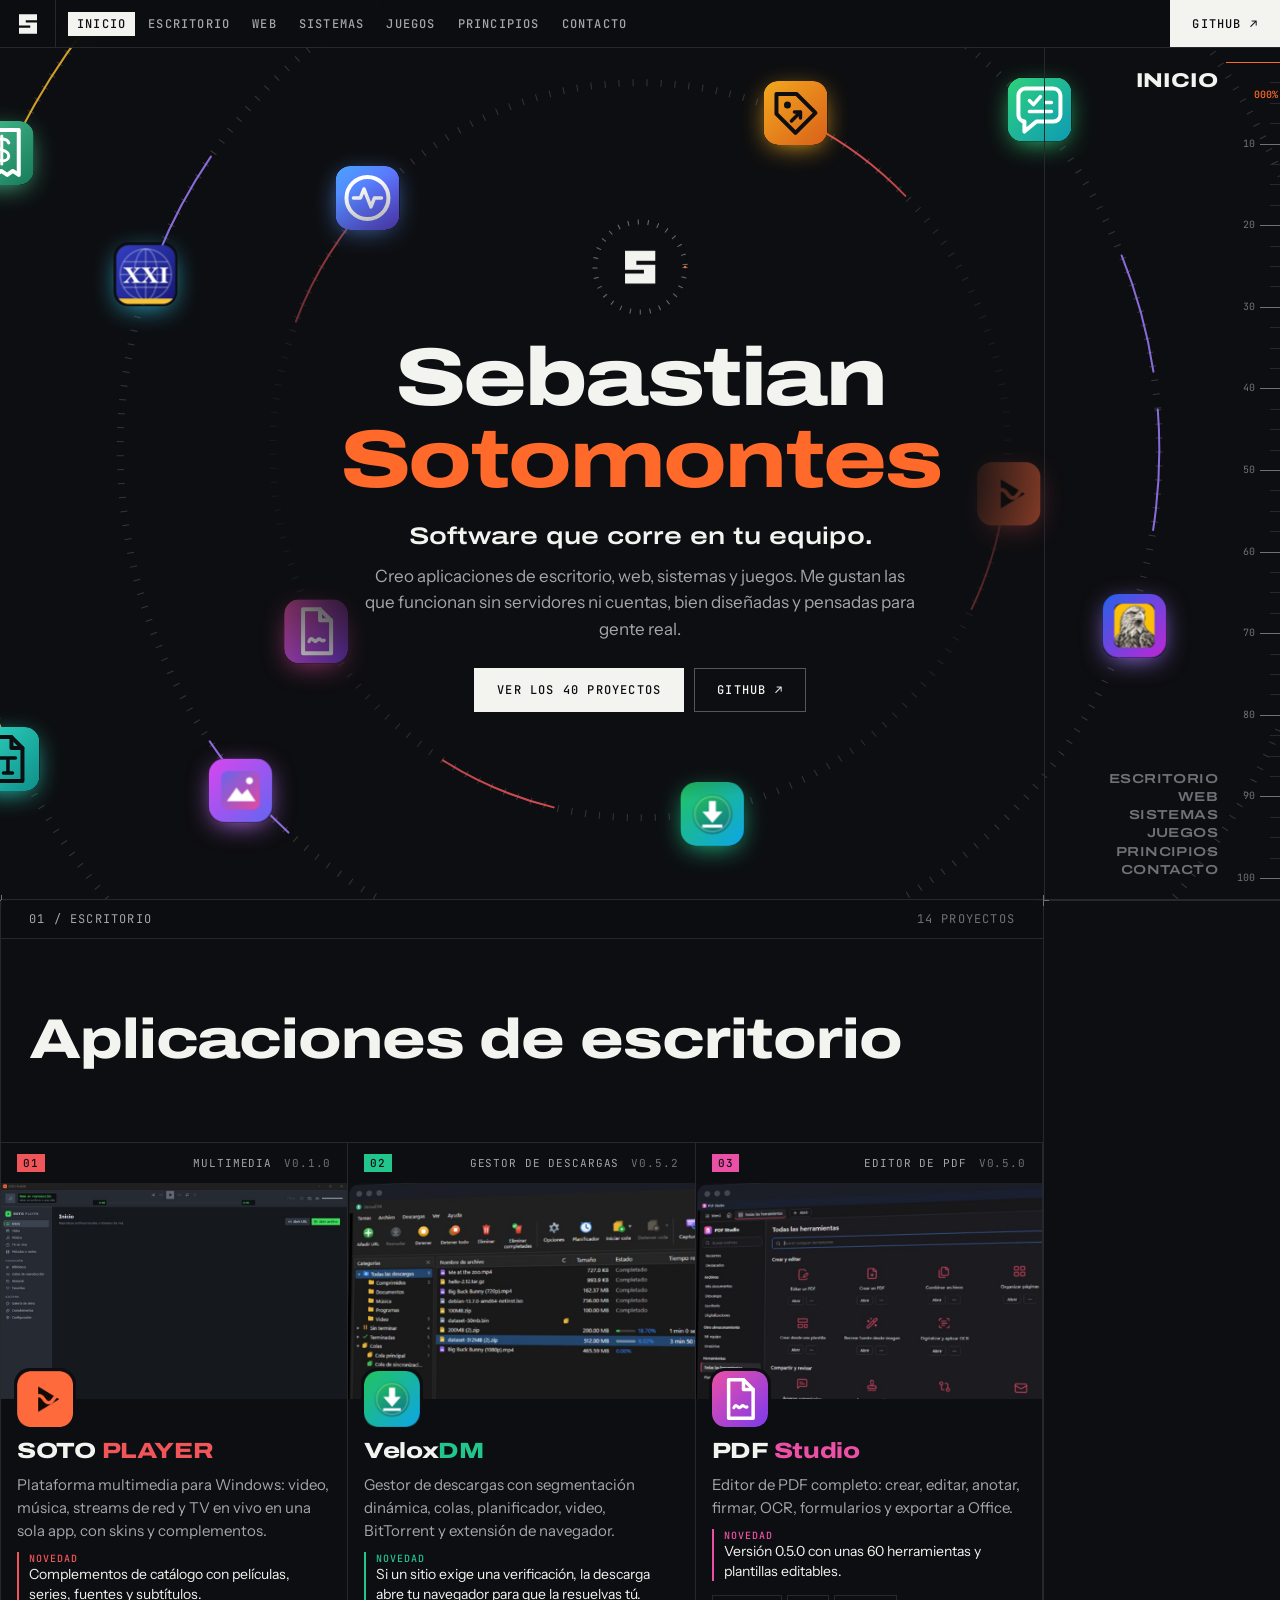
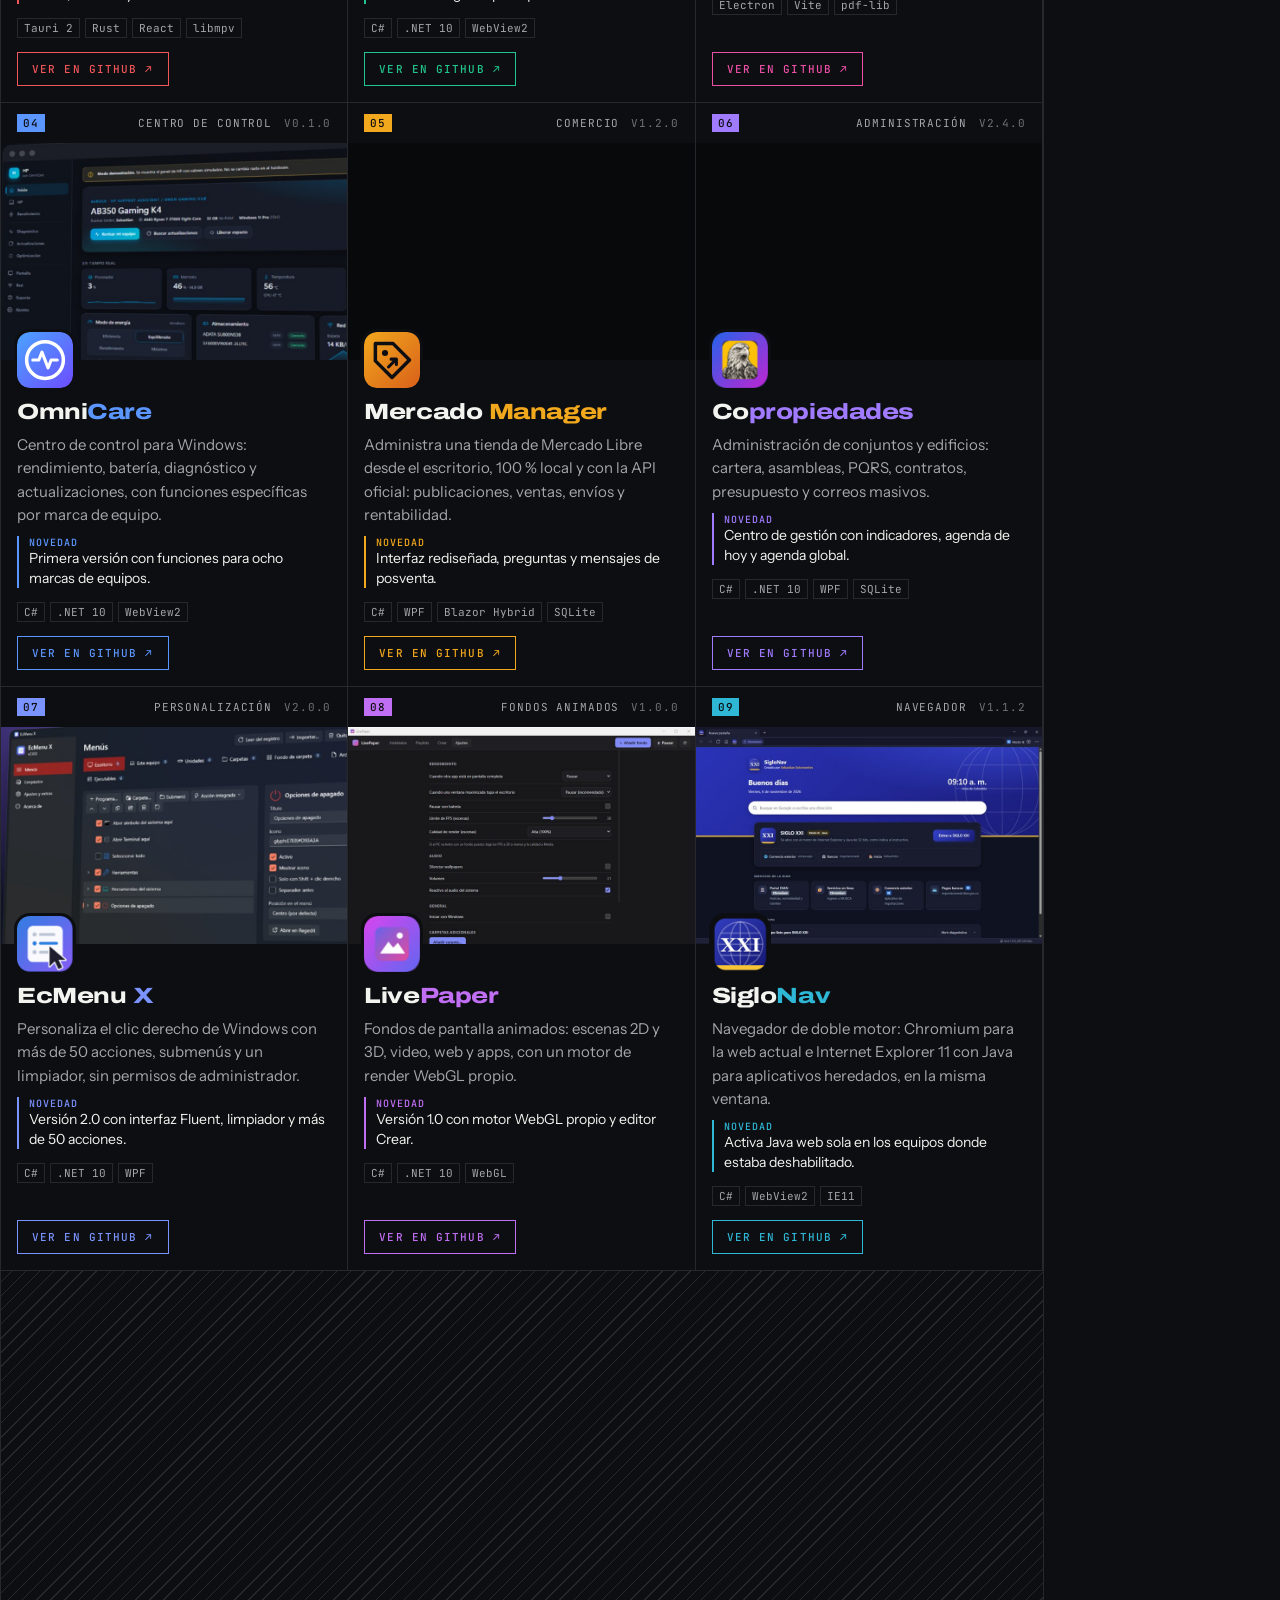
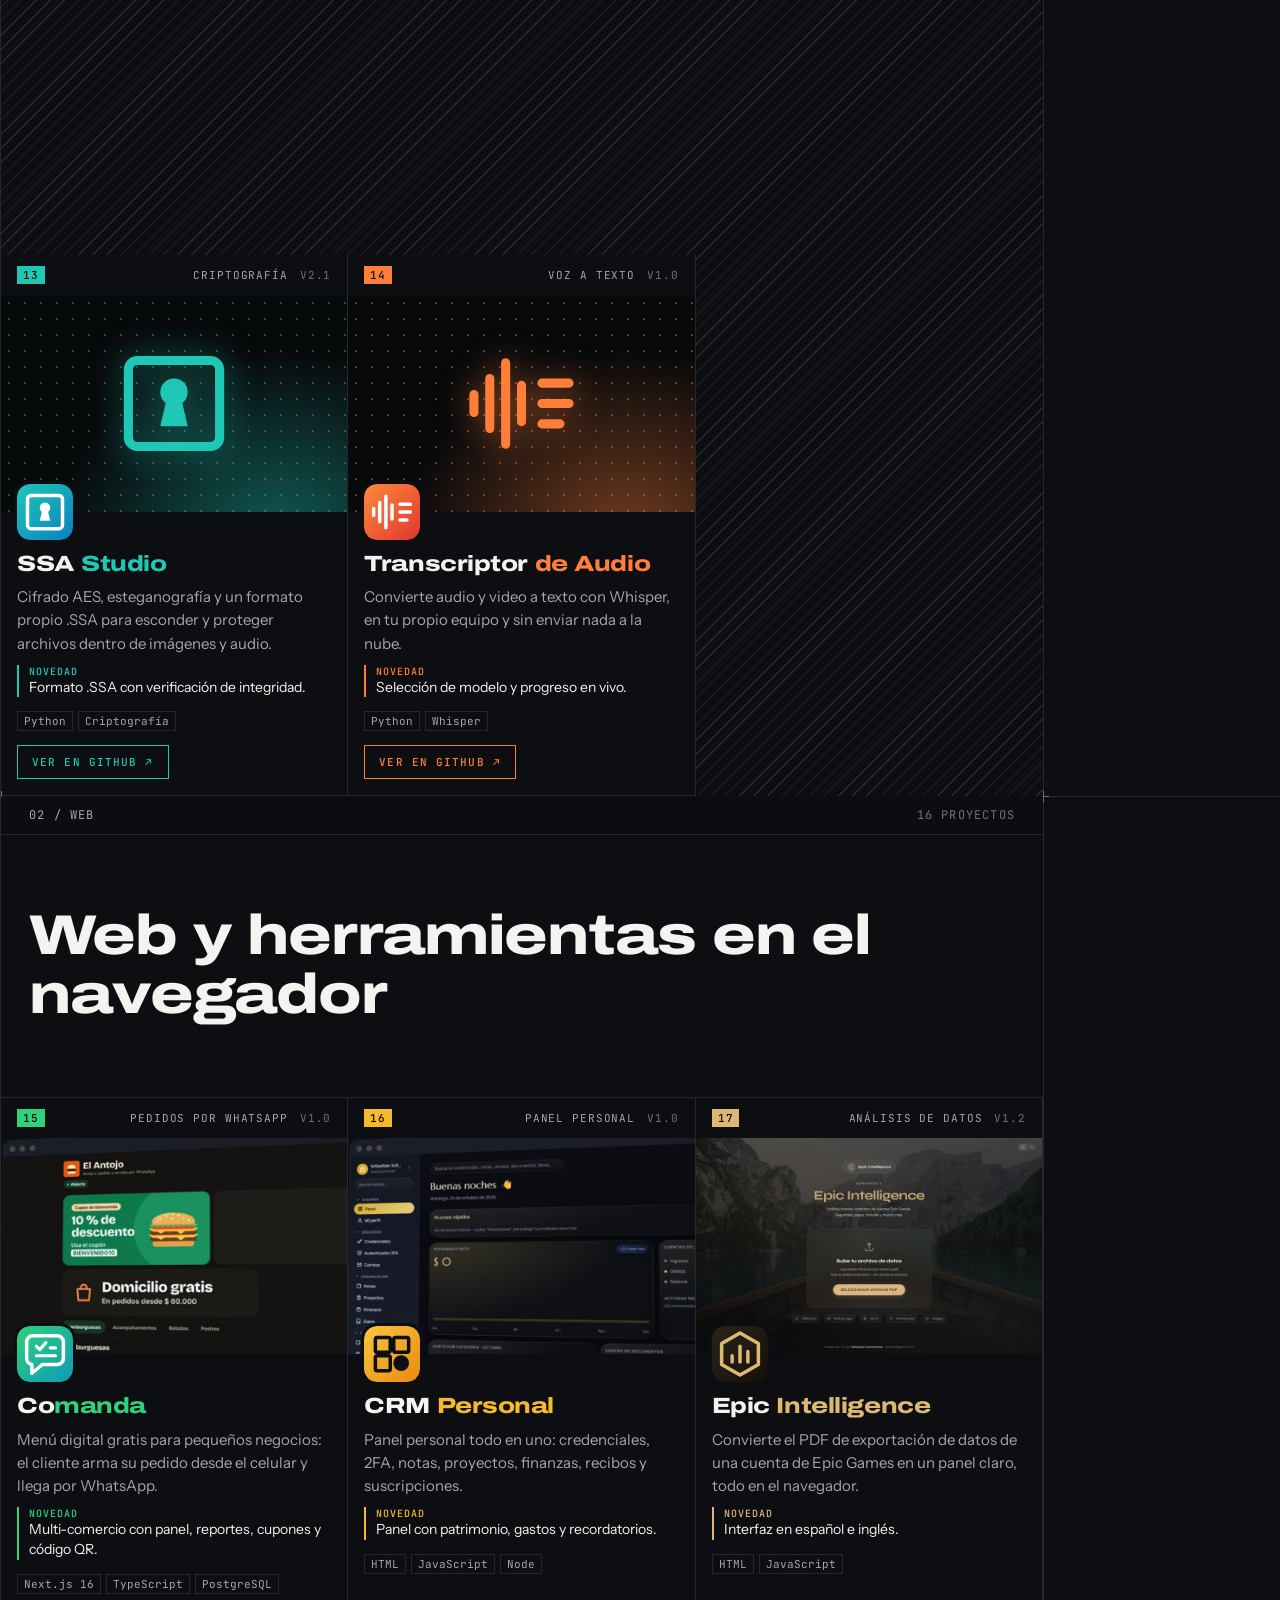
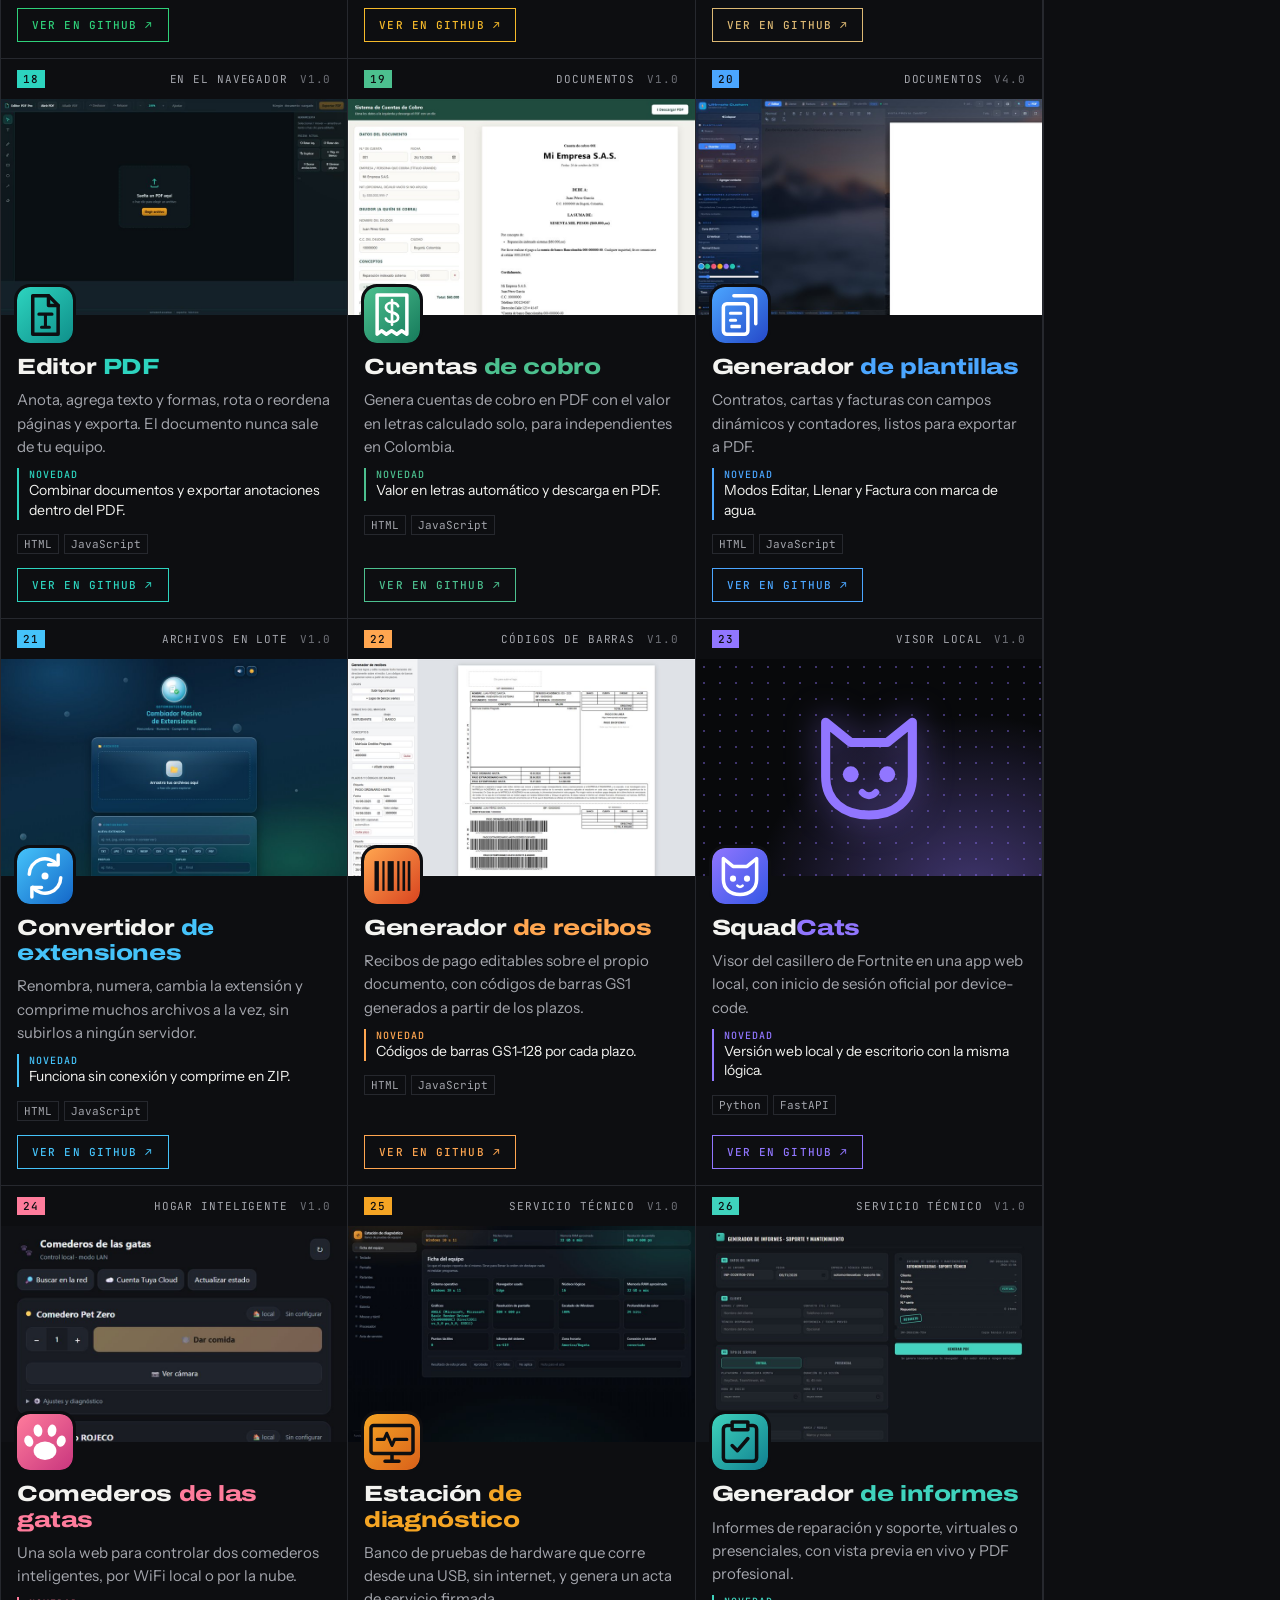
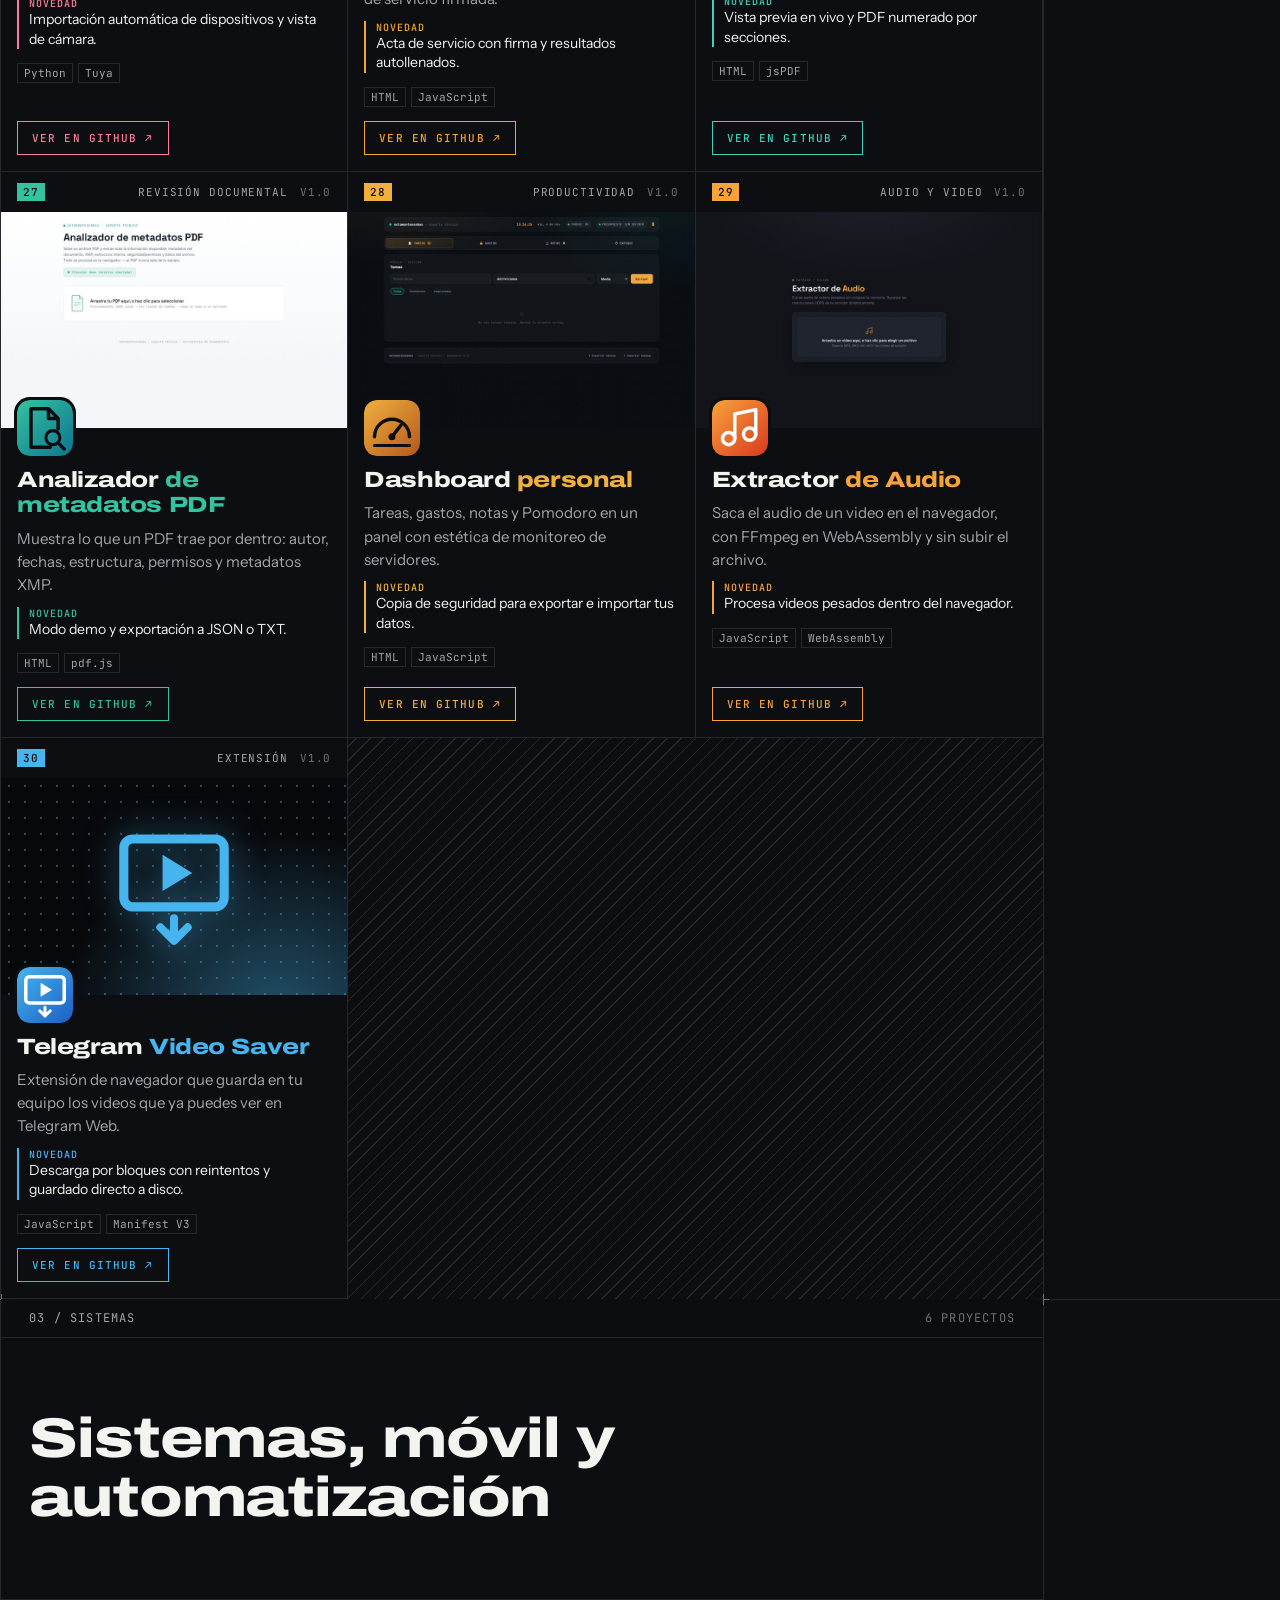
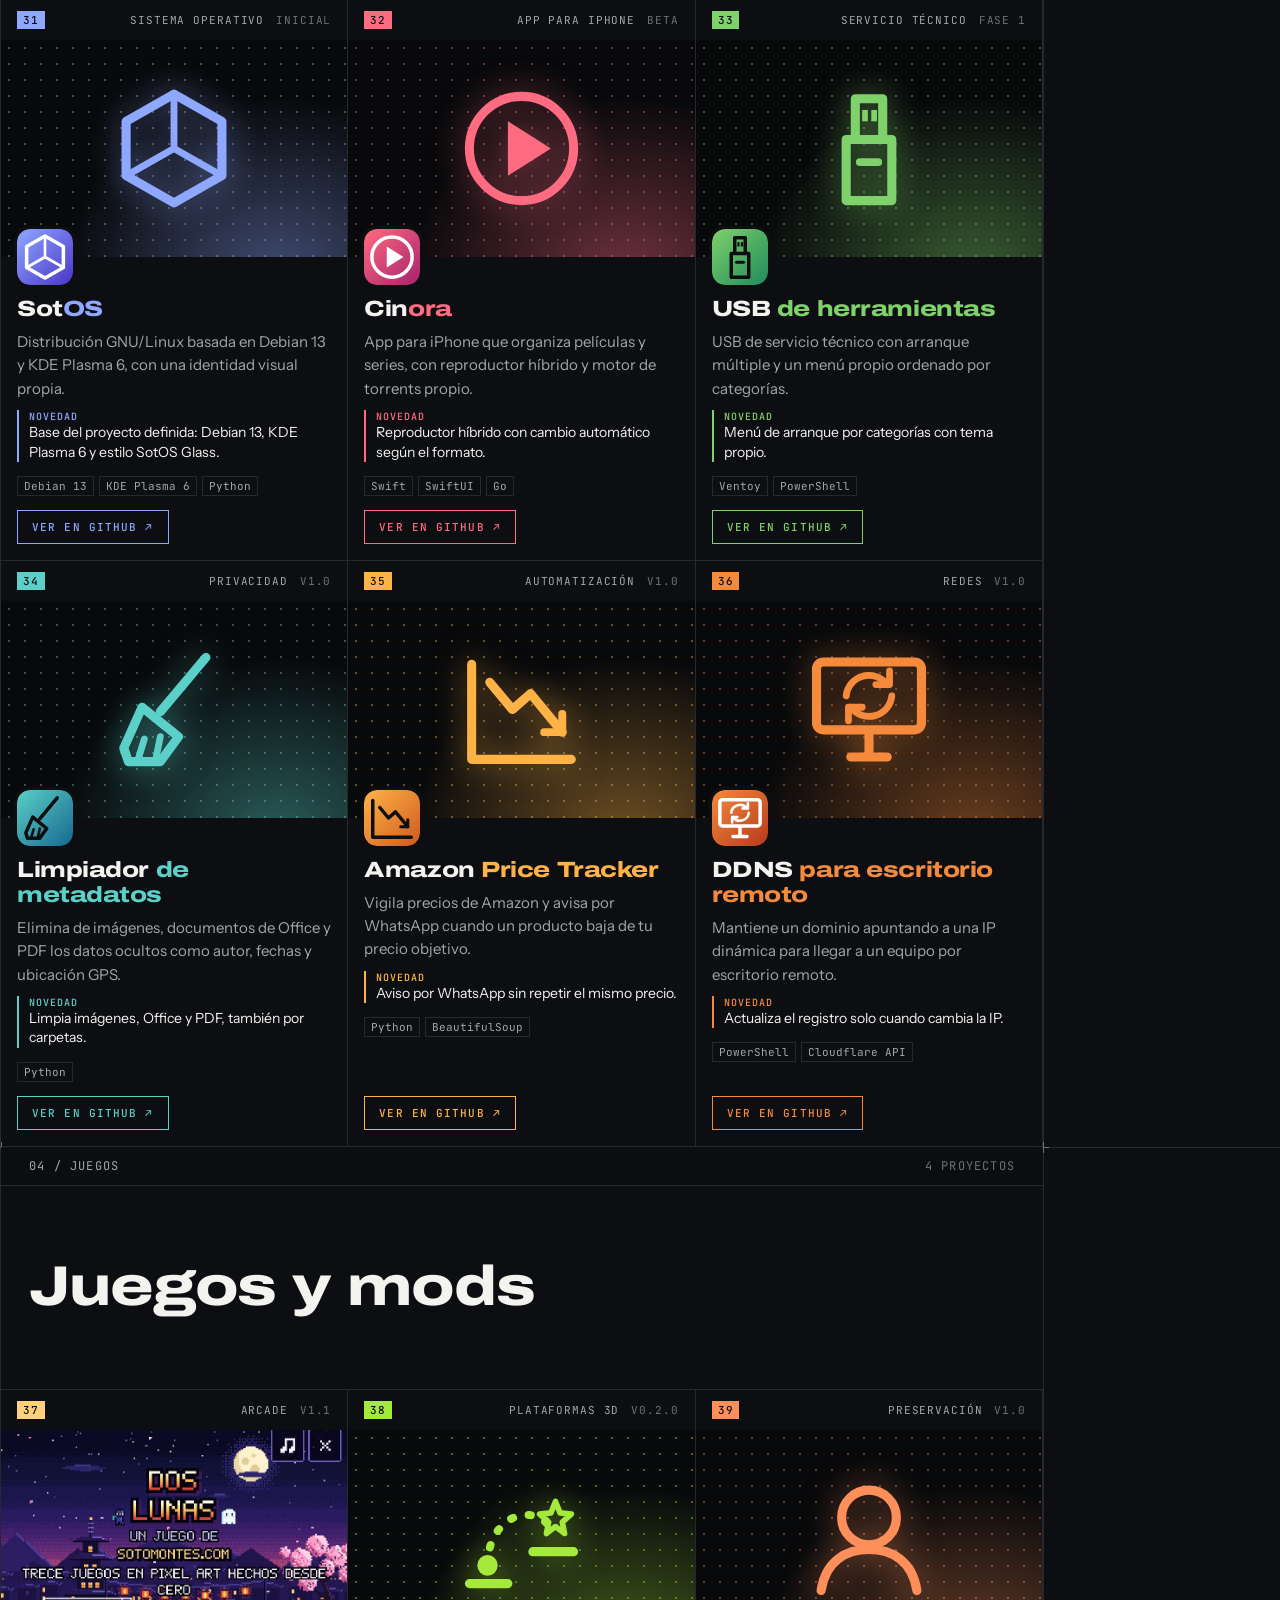
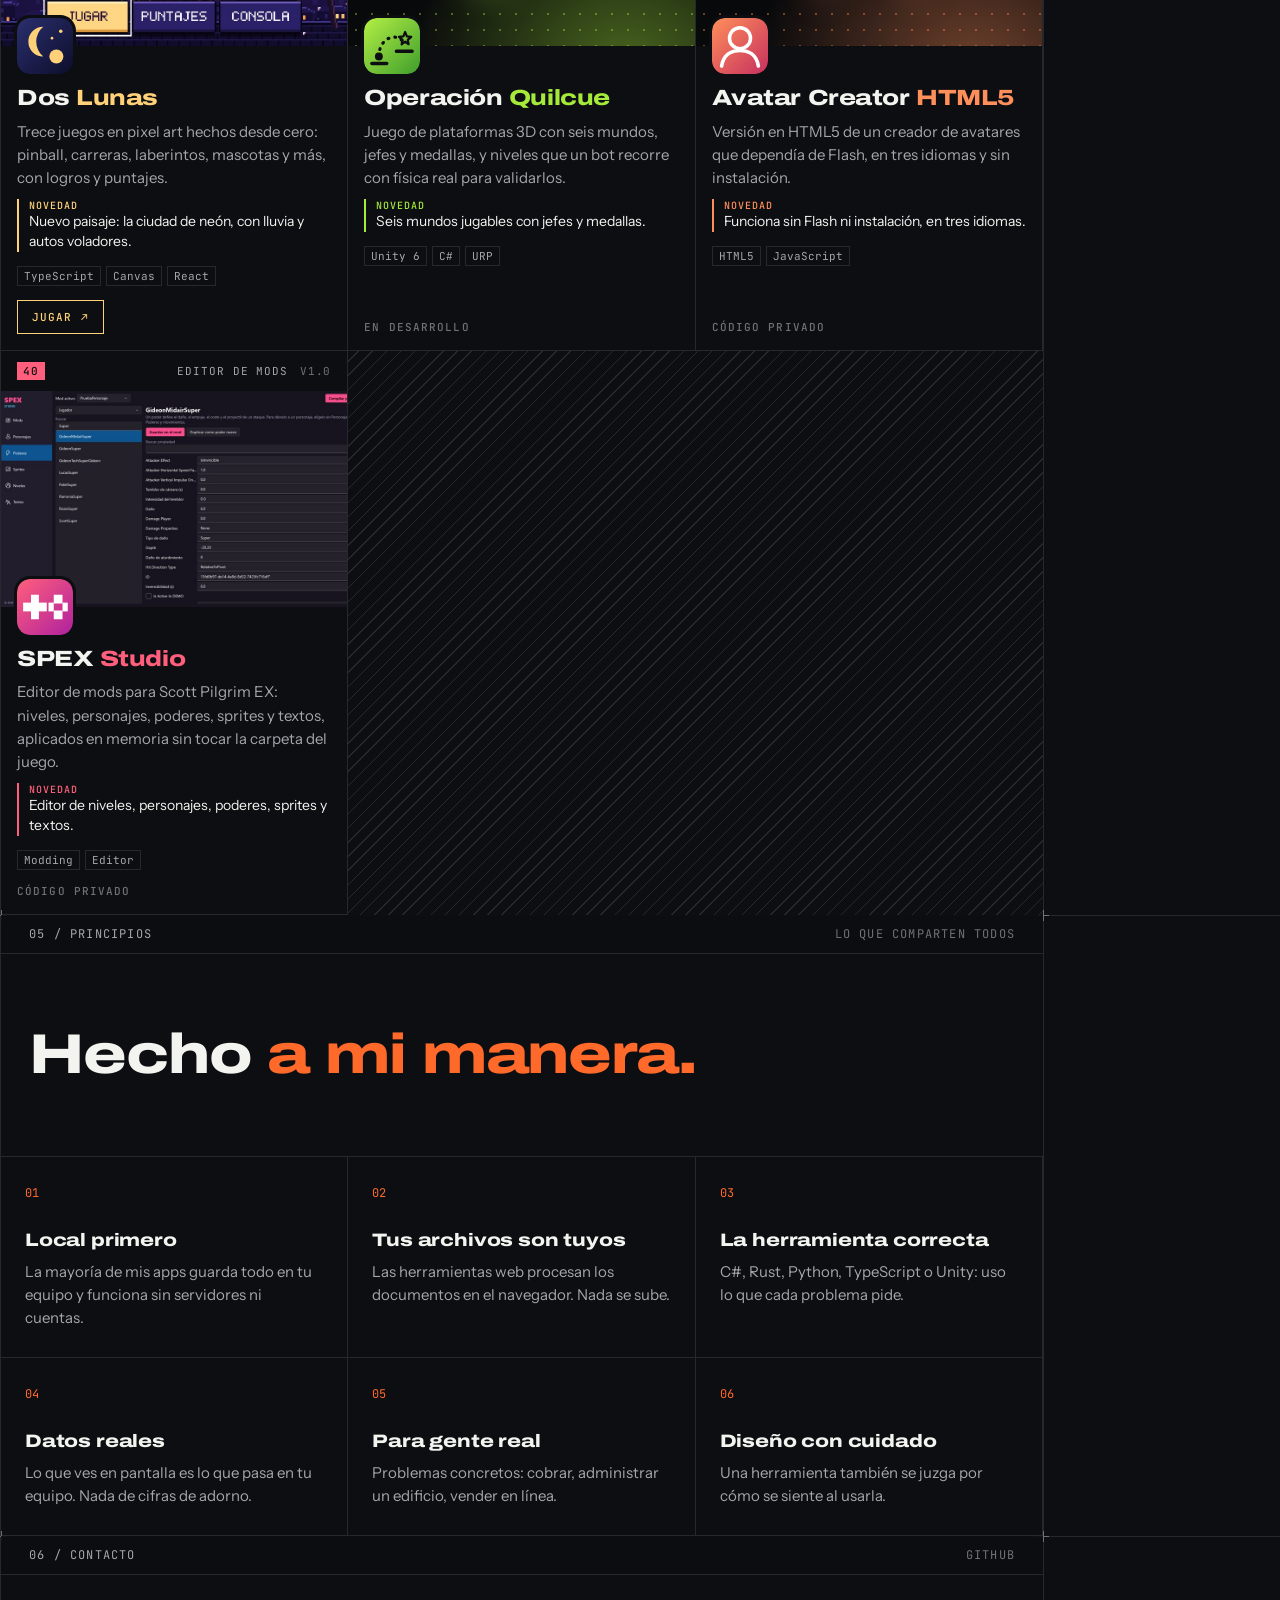
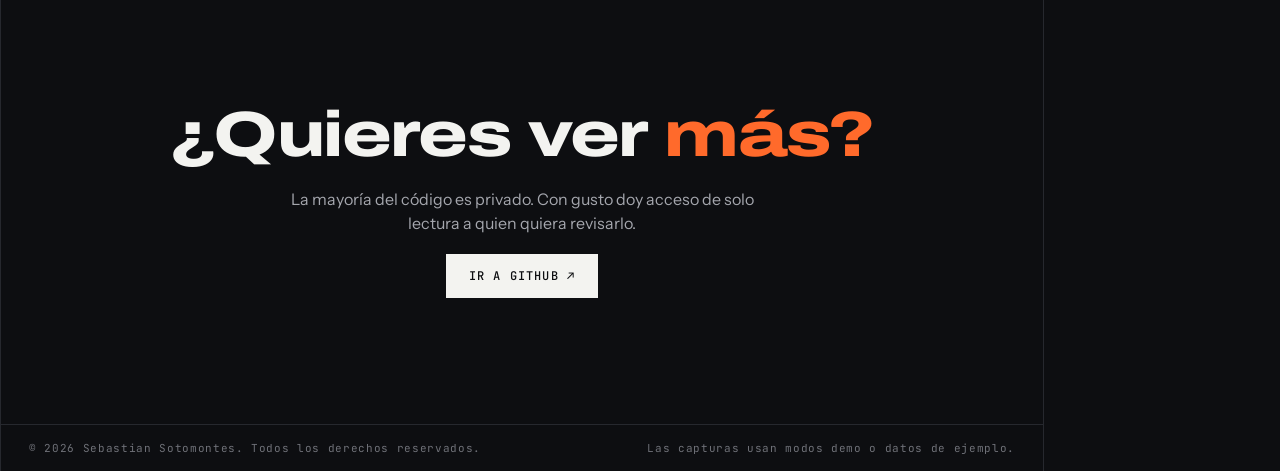
<file: index.html>
<!doctype html>
<html lang="es">
<head>
  <meta charset="utf-8">
  <meta name="viewport" content="width=device-width, initial-scale=1">
  <title>Sebastian Sotomontes · Desarrollador de software</title>
  <meta name="description" content="Portafolio de Sebastian Sotomontes: aplicaciones de escritorio, web, sistemas y juegos. Software que corre en tu equipo, sin servidores ni cuentas.">
  <meta name="author" content="Sebastian Sotomontes">
  <meta name="color-scheme" content="dark">
  <meta name="theme-color" content="#0d0e11">
  <link rel="canonical" href="https://sotomontes.com/">
  <meta property="og:type" content="website">
  <meta property="og:url" content="https://sotomontes.com/">
  <meta property="og:title" content="Sebastian Sotomontes · Desarrollador de software">
  <meta property="og:description" content="Portafolio de Sebastian Sotomontes: aplicaciones de escritorio, web, sistemas y juegos. Software que corre en tu equipo, sin servidores ni cuentas.">
  <meta property="og:image" content="https://sotomontes.com/assets/og.png">
  <meta name="twitter:card" content="summary_large_image">
  <link rel="icon" href="assets/favicon.svg" type="image/svg+xml">
  <link rel="preconnect" href="https://fonts.googleapis.com">
  <link rel="preconnect" href="https://fonts.gstatic.com" crossorigin>
  <link rel="stylesheet" href="https://fonts.googleapis.com/css2?family=Archivo:wdth,wght@125,600;125,800&family=Instrument+Sans:wght@400;600&family=JetBrains+Mono:wght@400;500&display=swap">
  <link rel="stylesheet" href="assets/styles.css">
  <script>document.documentElement.classList.add('js')</script>
  <script type="application/ld+json">{"@context":"https://schema.org","@type":"Person","name":"Sebastian Sotomontes","url":"https://sotomontes.com","sameAs":["https://github.com/Softsoto"],"jobTitle":"Desarrollador de software"}</script>
</head>
<body>
  <a class="skip" href="#escritorio">Saltar a los proyectos</a>

  <header class="bar">
    <a class="bar-logo" href="#inicio" aria-label="Sebastian Sotomontes, inicio"><svg class="logo" viewBox="0 0 32 32" aria-hidden="true"><path fill="currentColor" d="M4 3h24v8H13v3h15v15H4v-8h15v-3H4z"/></svg></a>
    <nav class="bar-nav" aria-label="Secciones">
      <a href="#inicio" data-nav="inicio">Inicio</a>
      <a href="#escritorio" data-nav="escritorio">Escritorio</a>
      <a href="#web" data-nav="web">Web</a>
      <a href="#sistemas" data-nav="sistemas">Sistemas</a>
      <a href="#juegos" data-nav="juegos">Juegos</a>
      <a href="#principios" data-nav="principios">Principios</a>
      <a href="#contacto" data-nav="contacto">Contacto</a>
    </nav>
    <a class="bar-cta" href="https://github.com/Softsoto" rel="noopener me">GitHub ↗</a>
    <span class="bar-progress" aria-hidden="true"></span>
  </header>

  <aside class="rail">
    <nav aria-label="Índice">
      <ol class="rail-list">
        <li data-rail="inicio"><a href="#inicio">Inicio</a></li>
        <li data-rail="escritorio"><a href="#escritorio">Escritorio</a></li>
        <li data-rail="web"><a href="#web">Web</a></li>
        <li data-rail="sistemas"><a href="#sistemas">Sistemas</a></li>
        <li data-rail="juegos"><a href="#juegos">Juegos</a></li>
        <li data-rail="principios"><a href="#principios">Principios</a></li>
        <li data-rail="contacto"><a href="#contacto">Contacto</a></li>
        <li class="rail-gap" aria-hidden="true"></li>
      </ol>
    </nav>
    <div class="ruler" aria-hidden="true"><i class="major" style="top:0%"></i><i class="" style="top:2.5%"></i><i class="" style="top:5%"></i><i class="" style="top:7.5%"></i><i class="major" style="top:10%"><b>10</b></i><i class="" style="top:12.5%"></i><i class="" style="top:15%"></i><i class="" style="top:17.5%"></i><i class="major" style="top:20%"><b>20</b></i><i class="" style="top:22.5%"></i><i class="" style="top:25%"></i><i class="" style="top:27.5%"></i><i class="major" style="top:30%"><b>30</b></i><i class="" style="top:32.5%"></i><i class="" style="top:35%"></i><i class="" style="top:37.5%"></i><i class="major" style="top:40%"><b>40</b></i><i class="" style="top:42.5%"></i><i class="" style="top:45%"></i><i class="" style="top:47.5%"></i><i class="major" style="top:50%"><b>50</b></i><i class="" style="top:52.5%"></i><i class="" style="top:55%"></i><i class="" style="top:57.5%"></i><i class="major" style="top:60%"><b>60</b></i><i class="" style="top:62.5%"></i><i class="" style="top:65%"></i><i class="" style="top:67.5%"></i><i class="major" style="top:70%"><b>70</b></i><i class="" style="top:72.5%"></i><i class="" style="top:75%"></i><i class="" style="top:77.5%"></i><i class="major" style="top:80%"><b>80</b></i><i class="" style="top:82.5%"></i><i class="" style="top:85%"></i><i class="" style="top:87.5%"></i><i class="major" style="top:90%"><b>90</b></i><i class="" style="top:92.5%"></i><i class="" style="top:95%"></i><i class="" style="top:97.5%"></i><i class="major" style="top:100%"><b>100</b></i><span class="ruler-mark"><em>000%</em></span></div>
  </aside>

  <a class="traveler" href="#inicio" aria-label="Volver al inicio">
    <svg class="traveler-ring" viewBox="0 0 100 100" aria-hidden="true">
      <circle class="traveler-ticks" cx="50" cy="50" r="47"/>
      <circle class="traveler-progress" cx="50" cy="50" r="47" pathLength="100"/>
    </svg>
    <svg class="logo" viewBox="0 0 32 32" aria-hidden="true"><path fill="currentColor" d="M4 3h24v8H13v3h15v15H4v-8h15v-3H4z"/></svg>
  </a>

  <section class="sec hero pre" id="inicio" aria-labelledby="t-inicio">
    <div class="orbit" aria-hidden="true">
      <div class="orbit-move">
        <div class="ring ring-1"><svg viewBox="0 0 200 200"><circle class="ring-ticks" cx="100" cy="100" r="99"/><circle class="ring-arc" cx="100" cy="100" r="99" style="stroke:#f0555a" pathLength="360"/></svg><span class="planet" style="--t:0deg;--c:#f0555a"><img src="assets/icons/soto-player.png" alt="" width="128" height="128"></span><span class="planet" style="--t:72deg;--c:#22c58b"><img src="assets/icons/veloxdm.png" alt="" width="128" height="128"></span><span class="planet" style="--t:144deg;--c:#ec4fa6"><img src="assets/icons/pdf-studio.svg" alt="" width="128" height="128"></span><span class="planet" style="--t:216deg;--c:#5b96ff"><img src="assets/icons/omnicare.svg" alt="" width="128" height="128"></span><span class="planet" style="--t:288deg;--c:#f2a81d"><img src="assets/icons/mercado-manager.svg" alt="" width="128" height="128"></span></div>
        <div class="ring ring-2"><svg viewBox="0 0 200 200"><circle class="ring-ticks" cx="100" cy="100" r="99"/><circle class="ring-arc" cx="100" cy="100" r="99" style="stroke:#a07bff" pathLength="360"/></svg><span class="planet" style="--t:24deg;--c:#a07bff"><img src="assets/icons/copropiedades.png" alt="" width="128" height="128"></span><span class="planet" style="--t:84deg;--c:#7b93ff"><img src="assets/icons/ecmenux.png" alt="" width="128" height="128"></span><span class="planet" style="--t:144deg;--c:#c06ff5"><img src="assets/icons/livepaper.png" alt="" width="128" height="128"></span><span class="planet" style="--t:204deg;--c:#2fb7d6"><img src="assets/icons/siglonav.png" alt="" width="128" height="128"></span><span class="planet" style="--t:264deg;--c:#f59e0b"><img src="assets/icons/enterprise-sso.svg" alt="" width="128" height="128"></span><span class="planet" style="--t:324deg;--c:#2fd17a"><img src="assets/icons/comanda.svg" alt="" width="128" height="128"></span></div>
        <div class="ring ring-3"><svg viewBox="0 0 200 200"><circle class="ring-ticks" cx="100" cy="100" r="99"/><circle class="ring-arc" cx="100" cy="100" r="99" style="stroke:#f5b92a" pathLength="360"/></svg><span class="planet" style="--t:48deg;--c:#f5b92a"><img src="assets/icons/crm-personal.svg" alt="" width="128" height="128"></span><span class="planet" style="--t:99deg;--c:#dcb873"><img src="assets/icons/epic-intelligence.svg" alt="" width="128" height="128"></span><span class="planet" style="--t:151deg;--c:#2dd4bf"><img src="assets/icons/editor-pdf.svg" alt="" width="128" height="128"></span><span class="planet" style="--t:202deg;--c:#4cc08f"><img src="assets/icons/cuentas-de-cobro.svg" alt="" width="128" height="128"></span><span class="planet" style="--t:254deg;--c:#4ba6ff"><img src="assets/icons/generador-plantillas.svg" alt="" width="128" height="128"></span><span class="planet" style="--t:305deg;--c:#ffd27a"><img src="assets/icons/dos-lunas.svg" alt="" width="128" height="128"></span><span class="planet" style="--t:357deg;--c:#a5e93a"><img src="assets/icons/operacion-quilcue.svg" alt="" width="128" height="128"></span></div>
      </div>
    </div>
    <div class="hero-center">
      <div class="hero-slot" aria-hidden="true"></div>
      <h1 id="t-inicio" class="rv">Sebastian <span>Sotomontes</span></h1>
      <p class="hero-sub rv">Software que corre en tu equipo.</p>
      <p class="hero-text rv">Creo aplicaciones de escritorio, web, sistemas y juegos. Me gustan las que funcionan sin servidores ni cuentas, bien diseñadas y pensadas para gente real.</p>
      <div class="actions rv">
        <a class="btn btn-solid" href="#escritorio">Ver los 40 proyectos</a>
        <a class="btn" href="https://github.com/Softsoto" rel="noopener">GitHub ↗</a>
      </div>
    </div>
  </section>

  <div class="page">
    <main class="frame">
      <section class="sec" id="escritorio" aria-labelledby="t-escritorio">
        <div class="sec-head"><span>01 / Escritorio</span><span>14 proyectos</span></div>
        <h2 class="sec-title rv" id="t-escritorio">Aplicaciones de escritorio</h2>
        <div class="cells cells-three">
          <article class="cell rv" id="soto-player" style="--c:#f0555a">
            <header class="cell-head"><span class="badge">01</span><span class="kind">Multimedia</span><span class="ver">v0.1.0</span></header>
            <div class="media"><img src="assets/img/soto-player.jpg" alt="Captura de SOTO PLAYER" width="800" height="500" loading="lazy" decoding="async"></div>
            <div class="body">
              <img class="ico" src="assets/icons/soto-player.png" alt="" width="128" height="128" loading="lazy" decoding="async">
              <h3>SOTO <span class="tone">PLAYER</span></h3>
              <p>Plataforma multimedia para Windows: video, música, streams de red y TV en vivo en una sola app, con skins y complementos.</p>
              <p class="latest"><b>Novedad</b> Complementos de catálogo con películas, series, fuentes y subtítulos.</p>
              <ul class="tags"><li>Tauri 2</li><li>Rust</li><li>React</li><li>libmpv</li></ul>
              <a class="gh" href="https://github.com/Softsoto/SotoPlayer" rel="noopener">Ver en GitHub ↗</a>
            </div>
          </article>
          <article class="cell rv" id="veloxdm" style="--c:#22c58b">
            <header class="cell-head"><span class="badge">02</span><span class="kind">Gestor de descargas</span><span class="ver">v0.5.2</span></header>
            <div class="media"><img src="assets/img/veloxdm.jpg" alt="Captura de VeloxDM" width="800" height="500" loading="lazy" decoding="async"></div>
            <div class="body">
              <img class="ico" src="assets/icons/veloxdm.png" alt="" width="128" height="128" loading="lazy" decoding="async">
              <h3>Velox<span class="tone">DM</span></h3>
              <p>Gestor de descargas con segmentación dinámica, colas, planificador, video, BitTorrent y extensión de navegador.</p>
              <p class="latest"><b>Novedad</b> Si un sitio exige una verificación, la descarga abre tu navegador para que la resuelvas tú.</p>
              <ul class="tags"><li>C#</li><li>.NET 10</li><li>WebView2</li></ul>
              <a class="gh" href="https://github.com/Softsoto/VeloxDM" rel="noopener">Ver en GitHub ↗</a>
            </div>
          </article>
          <article class="cell rv" id="pdf-studio" style="--c:#ec4fa6">
            <header class="cell-head"><span class="badge">03</span><span class="kind">Editor de PDF</span><span class="ver">v0.5.0</span></header>
            <div class="media"><img src="assets/img/pdf-studio.jpg" alt="Captura de PDF Studio" width="800" height="500" loading="lazy" decoding="async"></div>
            <div class="body">
              <img class="ico" src="assets/icons/pdf-studio.svg" alt="" width="128" height="128" loading="lazy" decoding="async">
              <h3>PDF <span class="tone">Studio</span></h3>
              <p>Editor de PDF completo: crear, editar, anotar, firmar, OCR, formularios y exportar a Office.</p>
              <p class="latest"><b>Novedad</b> Versión 0.5.0 con unas 60 herramientas y plantillas editables.</p>
              <ul class="tags"><li>Electron</li><li>Vite</li><li>pdf-lib</li></ul>
              <a class="gh" href="https://github.com/Softsoto/PDF-Studio" rel="noopener">Ver en GitHub ↗</a>
            </div>
          </article>
          <article class="cell rv" id="omnicare" style="--c:#5b96ff">
            <header class="cell-head"><span class="badge">04</span><span class="kind">Centro de control</span><span class="ver">v0.1.0</span></header>
            <div class="media"><img src="assets/img/omnicare.jpg" alt="Captura de OmniCare" width="800" height="500" loading="lazy" decoding="async"></div>
            <div class="body">
              <img class="ico" src="assets/icons/omnicare.svg" alt="" width="128" height="128" loading="lazy" decoding="async">
              <h3>Omni<span class="tone">Care</span></h3>
              <p>Centro de control para Windows: rendimiento, batería, diagnóstico y actualizaciones, con funciones específicas por marca de equipo.</p>
              <p class="latest"><b>Novedad</b> Primera versión con funciones para ocho marcas de equipos.</p>
              <ul class="tags"><li>C#</li><li>.NET 10</li><li>WebView2</li></ul>
              <a class="gh" href="https://github.com/Softsoto/OmniCare" rel="noopener">Ver en GitHub ↗</a>
            </div>
          </article>
          <article class="cell rv" id="mercado-manager" style="--c:#f2a81d">
            <header class="cell-head"><span class="badge">05</span><span class="kind">Comercio</span><span class="ver">v1.2.0</span></header>
            <div class="media"><img src="assets/img/mercado-manager.jpg" alt="Captura de Mercado Manager" width="800" height="500" loading="lazy" decoding="async"></div>
            <div class="body">
              <img class="ico" src="assets/icons/mercado-manager.svg" alt="" width="128" height="128" loading="lazy" decoding="async">
              <h3>Mercado <span class="tone">Manager</span></h3>
              <p>Administra una tienda de Mercado Libre desde el escritorio, 100 % local y con la API oficial: publicaciones, ventas, envíos y rentabilidad.</p>
              <p class="latest"><b>Novedad</b> Interfaz rediseñada, preguntas y mensajes de posventa.</p>
              <ul class="tags"><li>C#</li><li>WPF</li><li>Blazor Hybrid</li><li>SQLite</li></ul>
              <a class="gh" href="https://github.com/Softsoto/MercadoManager" rel="noopener">Ver en GitHub ↗</a>
            </div>
          </article>
          <article class="cell rv" id="copropiedades" style="--c:#a07bff">
            <header class="cell-head"><span class="badge">06</span><span class="kind">Administración</span><span class="ver">v2.4.0</span></header>
            <div class="media"><img src="assets/img/copropiedades.jpg" alt="Captura de Copropiedades" width="800" height="500" loading="lazy" decoding="async"></div>
            <div class="body">
              <img class="ico" src="assets/icons/copropiedades.png" alt="" width="128" height="128" loading="lazy" decoding="async">
              <h3>Co<span class="tone">propiedades</span></h3>
              <p>Administración de conjuntos y edificios: cartera, asambleas, PQRS, contratos, presupuesto y correos masivos.</p>
              <p class="latest"><b>Novedad</b> Centro de gestión con indicadores, agenda de hoy y agenda global.</p>
              <ul class="tags"><li>C#</li><li>.NET 10</li><li>WPF</li><li>SQLite</li></ul>
              <a class="gh" href="https://github.com/Softsoto/Copropiedades" rel="noopener">Ver en GitHub ↗</a>
            </div>
          </article>
          <article class="cell rv" id="ecmenu-x" style="--c:#7b93ff">
            <header class="cell-head"><span class="badge">07</span><span class="kind">Personalización</span><span class="ver">v2.0.0</span></header>
            <div class="media"><img src="assets/img/ecmenux.jpg" alt="Captura de EcMenu X" width="800" height="500" loading="lazy" decoding="async"></div>
            <div class="body">
              <img class="ico" src="assets/icons/ecmenux.png" alt="" width="128" height="128" loading="lazy" decoding="async">
              <h3>EcMenu <span class="tone">X</span></h3>
              <p>Personaliza el clic derecho de Windows con más de 50 acciones, submenús y un limpiador, sin permisos de administrador.</p>
              <p class="latest"><b>Novedad</b> Versión 2.0 con interfaz Fluent, limpiador y más de 50 acciones.</p>
              <ul class="tags"><li>C#</li><li>.NET 10</li><li>WPF</li></ul>
              <a class="gh" href="https://github.com/Softsoto/EcMenuX" rel="noopener">Ver en GitHub ↗</a>
            </div>
          </article>
          <article class="cell rv" id="livepaper" style="--c:#c06ff5">
            <header class="cell-head"><span class="badge">08</span><span class="kind">Fondos animados</span><span class="ver">v1.0.0</span></header>
            <div class="media"><img src="assets/img/livepaper.jpg" alt="Captura de LivePaper" width="800" height="500" loading="lazy" decoding="async"></div>
            <div class="body">
              <img class="ico" src="assets/icons/livepaper.png" alt="" width="128" height="128" loading="lazy" decoding="async">
              <h3>Live<span class="tone">Paper</span></h3>
              <p>Fondos de pantalla animados: escenas 2D y 3D, video, web y apps, con un motor de render WebGL propio.</p>
              <p class="latest"><b>Novedad</b> Versión 1.0 con motor WebGL propio y editor Crear.</p>
              <ul class="tags"><li>C#</li><li>.NET 10</li><li>WebGL</li></ul>
              <a class="gh" href="https://github.com/Softsoto/LivePaper" rel="noopener">Ver en GitHub ↗</a>
            </div>
          </article>
          <article class="cell rv" id="siglonav" style="--c:#2fb7d6">
            <header class="cell-head"><span class="badge">09</span><span class="kind">Navegador</span><span class="ver">v1.1.2</span></header>
            <div class="media"><img src="assets/img/siglonav.jpg" alt="Captura de SigloNav" width="800" height="500" loading="lazy" decoding="async"></div>
            <div class="body">
              <img class="ico" src="assets/icons/siglonav.png" alt="" width="128" height="128" loading="lazy" decoding="async">
              <h3>Siglo<span class="tone">Nav</span></h3>
              <p>Navegador de doble motor: Chromium para la web actual e Internet Explorer 11 con Java para aplicativos heredados, en la misma ventana.</p>
              <p class="latest"><b>Novedad</b> Activa Java web sola en los equipos donde estaba deshabilitado.</p>
              <ul class="tags"><li>C#</li><li>WebView2</li><li>IE11</li></ul>
              <a class="gh" href="https://github.com/Softsoto/SigloNav" rel="noopener">Ver en GitHub ↗</a>
            </div>
          </article>
          <article class="cell rv" id="enterprise-sso" style="--c:#f59e0b">
            <header class="cell-head"><span class="badge">10</span><span class="kind">Seguridad</span><span class="ver">v0.1.0</span></header>
            <div class="media"><img src="assets/img/enterprise-sso.jpg" alt="Captura de Enterprise SSO" width="800" height="500" loading="lazy" decoding="async"></div>
            <div class="body">
              <img class="ico" src="assets/icons/enterprise-sso.svg" alt="" width="128" height="128" loading="lazy" decoding="async">
              <h3>Enterprise <span class="tone">SSO</span></h3>
              <p>Bóveda de credenciales cifrada que inicia sesión sola en aplicativos web y de escritorio, con una única clave maestra.</p>
              <p class="latest"><b>Novedad</b> Varias cuentas por dominio con selector.</p>
              <ul class="tags"><li>C#</li><li>.NET 10</li><li>AES-256-GCM</li></ul>
              <a class="gh" href="https://github.com/Softsoto/EnterpriseSSO" rel="noopener">Ver en GitHub ↗</a>
            </div>
          </article>
          <article class="cell rv" id="legionfix" style="--c:#3ddc6a">
            <header class="cell-head"><span class="badge">11</span><span class="kind">Reparación de PC</span><span class="ver">v1.0.0</span></header>
            <div class="media"><div class="gen" aria-hidden="true"><img src="assets/icons/legionfix-line.svg" alt="" width="200" height="200" loading="lazy"></div></div>
            <div class="body">
              <img class="ico" src="assets/icons/legionfix.svg" alt="" width="128" height="128" loading="lazy" decoding="async">
              <h3>Legion<span class="tone">Fix</span></h3>
              <p>Diagnóstico y reparación de Windows con una interfaz cinematográfica, donde cada contador y hallazgo es un dato real del equipo.</p>
              <p class="latest"><b>Novedad</b> Versión en C# con modo diagnóstico que no modifica nada.</p>
              <ul class="tags"><li>C#</li><li>.NET 10</li><li>WPF</li></ul>
              <a class="gh" href="https://github.com/Softsoto/LegionFix" rel="noopener">Ver en GitHub ↗</a>
            </div>
          </article>
          <article class="cell rv" id="hd-guardian" style="--c:#2bb6e8">
            <header class="cell-head"><span class="badge">12</span><span class="kind">Salud de discos</span><span class="ver">v1.0</span></header>
            <div class="media"><div class="gen" aria-hidden="true"><img src="assets/icons/hd-guardian-line.svg" alt="" width="200" height="200" loading="lazy"></div></div>
            <div class="body">
              <img class="ico" src="assets/icons/hd-guardian.svg" alt="" width="128" height="128" loading="lazy" decoding="async">
              <h3>HD <span class="tone">Guardian</span></h3>
              <p>Monitor de salud de discos: estado SMART, temperatura, horas de uso y alertas.</p>
              <p class="latest"><b>Novedad</b> Lectura SMART con alertas por disco.</p>
              <ul class="tags"><li>PowerShell</li><li>WMI</li></ul>
              <a class="gh" href="https://github.com/Softsoto/HDGuardian" rel="noopener">Ver en GitHub ↗</a>
            </div>
          </article>
          <article class="cell rv" id="ssa-studio" style="--c:#1fc8b4">
            <header class="cell-head"><span class="badge">13</span><span class="kind">Criptografía</span><span class="ver">v2.1</span></header>
            <div class="media"><div class="gen" aria-hidden="true"><img src="assets/icons/ssa-studio-line.svg" alt="" width="200" height="200" loading="lazy"></div></div>
            <div class="body">
              <img class="ico" src="assets/icons/ssa-studio.svg" alt="" width="128" height="128" loading="lazy" decoding="async">
              <h3>SSA <span class="tone">Studio</span></h3>
              <p>Cifrado AES, esteganografía y un formato propio .SSA para esconder y proteger archivos dentro de imágenes y audio.</p>
              <p class="latest"><b>Novedad</b> Formato .SSA con verificación de integridad.</p>
              <ul class="tags"><li>Python</li><li>Criptografía</li></ul>
              <a class="gh" href="https://github.com/Softsoto/SSA-Studio" rel="noopener">Ver en GitHub ↗</a>
            </div>
          </article>
          <article class="cell rv" id="transcriptor-de-audio" style="--c:#ff7f3a">
            <header class="cell-head"><span class="badge">14</span><span class="kind">Voz a texto</span><span class="ver">v1.0</span></header>
            <div class="media"><div class="gen" aria-hidden="true"><img src="assets/icons/transcriptor-line.svg" alt="" width="200" height="200" loading="lazy"></div></div>
            <div class="body">
              <img class="ico" src="assets/icons/transcriptor.svg" alt="" width="128" height="128" loading="lazy" decoding="async">
              <h3>Transcriptor <span class="tone">de Audio</span></h3>
              <p>Convierte audio y video a texto con Whisper, en tu propio equipo y sin enviar nada a la nube.</p>
              <p class="latest"><b>Novedad</b> Selección de modelo y progreso en vivo.</p>
              <ul class="tags"><li>Python</li><li>Whisper</li></ul>
              <a class="gh" href="https://github.com/Softsoto/Transcriptor-Audio" rel="noopener">Ver en GitHub ↗</a>
            </div>
          </article>
        </div>
      </section>
      <section class="sec" id="web" aria-labelledby="t-web">
        <div class="sec-head"><span>02 / Web</span><span>16 proyectos</span></div>
        <h2 class="sec-title rv" id="t-web">Web y herramientas en el navegador</h2>
        <div class="cells cells-three">
          <article class="cell rv" id="comanda" style="--c:#2fd17a">
            <header class="cell-head"><span class="badge">15</span><span class="kind">Pedidos por WhatsApp</span><span class="ver">v1.0</span></header>
            <div class="media"><img src="assets/img/comanda.jpg" alt="Captura de Comanda" width="800" height="500" loading="lazy" decoding="async"></div>
            <div class="body">
              <img class="ico" src="assets/icons/comanda.svg" alt="" width="128" height="128" loading="lazy" decoding="async">
              <h3>Co<span class="tone">manda</span></h3>
              <p>Menú digital gratis para pequeños negocios: el cliente arma su pedido desde el celular y llega por WhatsApp.</p>
              <p class="latest"><b>Novedad</b> Multi-comercio con panel, reportes, cupones y código QR.</p>
              <ul class="tags"><li>Next.js 16</li><li>TypeScript</li><li>PostgreSQL</li></ul>
              <a class="gh" href="https://github.com/Softsoto/comanda" rel="noopener">Ver en GitHub ↗</a>
            </div>
          </article>
          <article class="cell rv" id="crm-personal" style="--c:#f5b92a">
            <header class="cell-head"><span class="badge">16</span><span class="kind">Panel personal</span><span class="ver">v1.0</span></header>
            <div class="media"><img src="assets/img/crm-personal.jpg" alt="Captura de CRM Personal" width="800" height="500" loading="lazy" decoding="async"></div>
            <div class="body">
              <img class="ico" src="assets/icons/crm-personal.svg" alt="" width="128" height="128" loading="lazy" decoding="async">
              <h3>CRM <span class="tone">Personal</span></h3>
              <p>Panel personal todo en uno: credenciales, 2FA, notas, proyectos, finanzas, recibos y suscripciones.</p>
              <p class="latest"><b>Novedad</b> Panel con patrimonio, gastos y recordatorios.</p>
              <ul class="tags"><li>HTML</li><li>JavaScript</li><li>Node</li></ul>
              <a class="gh" href="https://github.com/Softsoto/CRM-Personal" rel="noopener">Ver en GitHub ↗</a>
            </div>
          </article>
          <article class="cell rv" id="epic-intelligence" style="--c:#dcb873">
            <header class="cell-head"><span class="badge">17</span><span class="kind">Análisis de datos</span><span class="ver">v1.2</span></header>
            <div class="media"><img src="assets/img/epic-intelligence.jpg" alt="Captura de Epic Intelligence" width="800" height="500" loading="lazy" decoding="async"></div>
            <div class="body">
              <img class="ico" src="assets/icons/epic-intelligence.svg" alt="" width="128" height="128" loading="lazy" decoding="async">
              <h3>Epic <span class="tone">Intelligence</span></h3>
              <p>Convierte el PDF de exportación de datos de una cuenta de Epic Games en un panel claro, todo en el navegador.</p>
              <p class="latest"><b>Novedad</b> Interfaz en español e inglés.</p>
              <ul class="tags"><li>HTML</li><li>JavaScript</li></ul>
              <a class="gh" href="https://github.com/Softsoto/epic-intelligence" rel="noopener">Ver en GitHub ↗</a>
            </div>
          </article>
          <article class="cell rv" id="editor-pdf" style="--c:#2dd4bf">
            <header class="cell-head"><span class="badge">18</span><span class="kind">En el navegador</span><span class="ver">v1.0</span></header>
            <div class="media"><img src="assets/img/editor-pdf.jpg" alt="Captura de Editor PDF" width="800" height="500" loading="lazy" decoding="async"></div>
            <div class="body">
              <img class="ico" src="assets/icons/editor-pdf.svg" alt="" width="128" height="128" loading="lazy" decoding="async">
              <h3>Editor <span class="tone">PDF</span></h3>
              <p>Anota, agrega texto y formas, rota o reordena páginas y exporta. El documento nunca sale de tu equipo.</p>
              <p class="latest"><b>Novedad</b> Combinar documentos y exportar anotaciones dentro del PDF.</p>
              <ul class="tags"><li>HTML</li><li>JavaScript</li></ul>
              <a class="gh" href="https://github.com/Softsoto/editor-pdf" rel="noopener">Ver en GitHub ↗</a>
            </div>
          </article>
          <article class="cell rv" id="cuentas-de-cobro" style="--c:#4cc08f">
            <header class="cell-head"><span class="badge">19</span><span class="kind">Documentos</span><span class="ver">v1.0</span></header>
            <div class="media"><img src="assets/img/cuentas-de-cobro.jpg" alt="Captura de Cuentas de cobro" width="800" height="500" loading="lazy" decoding="async"></div>
            <div class="body">
              <img class="ico" src="assets/icons/cuentas-de-cobro.svg" alt="" width="128" height="128" loading="lazy" decoding="async">
              <h3>Cuentas <span class="tone">de cobro</span></h3>
              <p>Genera cuentas de cobro en PDF con el valor en letras calculado solo, para independientes en Colombia.</p>
              <p class="latest"><b>Novedad</b> Valor en letras automático y descarga en PDF.</p>
              <ul class="tags"><li>HTML</li><li>JavaScript</li></ul>
              <a class="gh" href="https://github.com/Softsoto/cuentas-de-cobro" rel="noopener">Ver en GitHub ↗</a>
            </div>
          </article>
          <article class="cell rv" id="generador-de-plantillas" style="--c:#4ba6ff">
            <header class="cell-head"><span class="badge">20</span><span class="kind">Documentos</span><span class="ver">v4.0</span></header>
            <div class="media"><img src="assets/img/generador-plantillas.jpg" alt="Captura de Generador de plantillas" width="800" height="500" loading="lazy" decoding="async"></div>
            <div class="body">
              <img class="ico" src="assets/icons/generador-plantillas.svg" alt="" width="128" height="128" loading="lazy" decoding="async">
              <h3>Generador <span class="tone">de plantillas</span></h3>
              <p>Contratos, cartas y facturas con campos dinámicos y contadores, listos para exportar a PDF.</p>
              <p class="latest"><b>Novedad</b> Modos Editar, Llenar y Factura con marca de agua.</p>
              <ul class="tags"><li>HTML</li><li>JavaScript</li></ul>
              <a class="gh" href="https://github.com/Softsoto/generador-plantillas" rel="noopener">Ver en GitHub ↗</a>
            </div>
          </article>
          <article class="cell rv" id="convertidor-de-extensiones" style="--c:#45c3fa">
            <header class="cell-head"><span class="badge">21</span><span class="kind">Archivos en lote</span><span class="ver">v1.0</span></header>
            <div class="media"><img src="assets/img/convertidor-extensiones.jpg" alt="Captura de Convertidor de extensiones" width="800" height="500" loading="lazy" decoding="async"></div>
            <div class="body">
              <img class="ico" src="assets/icons/convertidor-extensiones.svg" alt="" width="128" height="128" loading="lazy" decoding="async">
              <h3>Convertidor <span class="tone">de extensiones</span></h3>
              <p>Renombra, numera, cambia la extensión y comprime muchos archivos a la vez, sin subirlos a ningún servidor.</p>
              <p class="latest"><b>Novedad</b> Funciona sin conexión y comprime en ZIP.</p>
              <ul class="tags"><li>HTML</li><li>JavaScript</li></ul>
              <a class="gh" href="https://github.com/Softsoto/convertidor-extensiones" rel="noopener">Ver en GitHub ↗</a>
            </div>
          </article>
          <article class="cell rv" id="generador-de-recibos" style="--c:#ffa650">
            <header class="cell-head"><span class="badge">22</span><span class="kind">Códigos de barras</span><span class="ver">v1.0</span></header>
            <div class="media"><img src="assets/img/generador-recibos.jpg" alt="Captura de Generador de recibos" width="800" height="500" loading="lazy" decoding="async"></div>
            <div class="body">
              <img class="ico" src="assets/icons/generador-recibos.svg" alt="" width="128" height="128" loading="lazy" decoding="async">
              <h3>Generador <span class="tone">de recibos</span></h3>
              <p>Recibos de pago editables sobre el propio documento, con códigos de barras GS1 generados a partir de los plazos.</p>
              <p class="latest"><b>Novedad</b> Códigos de barras GS1-128 por cada plazo.</p>
              <ul class="tags"><li>HTML</li><li>JavaScript</li></ul>
              <a class="gh" href="https://github.com/Softsoto/generador-recibos" rel="noopener">Ver en GitHub ↗</a>
            </div>
          </article>
          <article class="cell rv" id="squadcats" style="--c:#9176ff">
            <header class="cell-head"><span class="badge">23</span><span class="kind">Visor local</span><span class="ver">v1.0</span></header>
            <div class="media"><div class="gen" aria-hidden="true"><img src="assets/icons/squadcats-line.svg" alt="" width="200" height="200" loading="lazy"></div></div>
            <div class="body">
              <img class="ico" src="assets/icons/squadcats.svg" alt="" width="128" height="128" loading="lazy" decoding="async">
              <h3>Squad<span class="tone">Cats</span></h3>
              <p>Visor del casillero de Fortnite en una app web local, con inicio de sesión oficial por device-code.</p>
              <p class="latest"><b>Novedad</b> Versión web local y de escritorio con la misma lógica.</p>
              <ul class="tags"><li>Python</li><li>FastAPI</li></ul>
              <a class="gh" href="https://github.com/Softsoto/SquadCats" rel="noopener">Ver en GitHub ↗</a>
            </div>
          </article>
          <article class="cell rv" id="comederos-de-las-gatas" style="--c:#ff7c9c">
            <header class="cell-head"><span class="badge">24</span><span class="kind">Hogar inteligente</span><span class="ver">v1.0</span></header>
            <div class="media"><img src="assets/img/comederos.jpg" alt="Captura de Comederos de las gatas" width="800" height="500" loading="lazy" decoding="async"></div>
            <div class="body">
              <img class="ico" src="assets/icons/comederos-de-las-gatas.svg" alt="" width="128" height="128" loading="lazy" decoding="async">
              <h3>Comederos <span class="tone">de las gatas</span></h3>
              <p>Una sola web para controlar dos comederos inteligentes, por WiFi local o por la nube.</p>
              <p class="latest"><b>Novedad</b> Importación automática de dispositivos y vista de cámara.</p>
              <ul class="tags"><li>Python</li><li>Tuya</li></ul>
              <a class="gh" href="https://github.com/Softsoto/ComederoGatas" rel="noopener">Ver en GitHub ↗</a>
            </div>
          </article>
          <article class="cell rv" id="estacion-de-diagnostico" style="--c:#f5a524">
            <header class="cell-head"><span class="badge">25</span><span class="kind">Servicio técnico</span><span class="ver">v1.0</span></header>
            <div class="media"><img src="assets/img/estacion-diagnostico.jpg" alt="Captura de Estación de diagnóstico" width="800" height="500" loading="lazy" decoding="async"></div>
            <div class="body">
              <img class="ico" src="assets/icons/estacion-diagnostico.svg" alt="" width="128" height="128" loading="lazy" decoding="async">
              <h3>Estación <span class="tone">de diagnóstico</span></h3>
              <p>Banco de pruebas de hardware que corre desde una USB, sin internet, y genera un acta de servicio firmada.</p>
              <p class="latest"><b>Novedad</b> Acta de servicio con firma y resultados autollenados.</p>
              <ul class="tags"><li>HTML</li><li>JavaScript</li></ul>
              <a class="gh" href="https://github.com/Softsoto/EstacionDiagnostico" rel="noopener">Ver en GitHub ↗</a>
            </div>
          </article>
          <article class="cell rv" id="generador-de-informes" style="--c:#3fd3bd">
            <header class="cell-head"><span class="badge">26</span><span class="kind">Servicio técnico</span><span class="ver">v1.0</span></header>
            <div class="media"><img src="assets/img/generador-informes.jpg" alt="Captura de Generador de informes" width="800" height="500" loading="lazy" decoding="async"></div>
            <div class="body">
              <img class="ico" src="assets/icons/generador-informes.svg" alt="" width="128" height="128" loading="lazy" decoding="async">
              <h3>Generador <span class="tone">de informes</span></h3>
              <p>Informes de reparación y soporte, virtuales o presenciales, con vista previa en vivo y PDF profesional.</p>
              <p class="latest"><b>Novedad</b> Vista previa en vivo y PDF numerado por secciones.</p>
              <ul class="tags"><li>HTML</li><li>jsPDF</li></ul>
              <a class="gh" href="https://github.com/Softsoto/GeneradorInformes" rel="noopener">Ver en GitHub ↗</a>
            </div>
          </article>
          <article class="cell rv" id="analizador-de-metadatos-pdf" style="--c:#34c3a0">
            <header class="cell-head"><span class="badge">27</span><span class="kind">Revisión documental</span><span class="ver">v1.0</span></header>
            <div class="media"><img src="assets/img/analizador-metadatos.jpg" alt="Captura de Analizador de metadatos PDF" width="800" height="500" loading="lazy" decoding="async"></div>
            <div class="body">
              <img class="ico" src="assets/icons/analizador-metadatos.svg" alt="" width="128" height="128" loading="lazy" decoding="async">
              <h3>Analizador <span class="tone">de metadatos PDF</span></h3>
              <p>Muestra lo que un PDF trae por dentro: autor, fechas, estructura, permisos y metadatos XMP.</p>
              <p class="latest"><b>Novedad</b> Modo demo y exportación a JSON o TXT.</p>
              <ul class="tags"><li>HTML</li><li>pdf.js</li></ul>
              <a class="gh" href="https://github.com/Softsoto/AnalizadorMetadatosPDF" rel="noopener">Ver en GitHub ↗</a>
            </div>
          </article>
          <article class="cell rv" id="dashboard-personal" style="--c:#f0b040">
            <header class="cell-head"><span class="badge">28</span><span class="kind">Productividad</span><span class="ver">v1.0</span></header>
            <div class="media"><img src="assets/img/dashboard-personal.jpg" alt="Captura de Dashboard personal" width="800" height="500" loading="lazy" decoding="async"></div>
            <div class="body">
              <img class="ico" src="assets/icons/dashboard-personal.svg" alt="" width="128" height="128" loading="lazy" decoding="async">
              <h3>Dashboard <span class="tone">personal</span></h3>
              <p>Tareas, gastos, notas y Pomodoro en un panel con estética de monitoreo de servidores.</p>
              <p class="latest"><b>Novedad</b> Copia de seguridad para exportar e importar tus datos.</p>
              <ul class="tags"><li>HTML</li><li>JavaScript</li></ul>
              <a class="gh" href="https://github.com/Softsoto/DashboardPersonal" rel="noopener">Ver en GitHub ↗</a>
            </div>
          </article>
          <article class="cell rv" id="extractor-de-audio" style="--c:#f7a23b">
            <header class="cell-head"><span class="badge">29</span><span class="kind">Audio y video</span><span class="ver">v1.0</span></header>
            <div class="media"><img src="assets/img/extractor-audio.jpg" alt="Captura de Extractor de Audio" width="800" height="500" loading="lazy" decoding="async"></div>
            <div class="body">
              <img class="ico" src="assets/icons/extractor-audio.svg" alt="" width="128" height="128" loading="lazy" decoding="async">
              <h3>Extractor <span class="tone">de Audio</span></h3>
              <p>Saca el audio de un video en el navegador, con FFmpeg en WebAssembly y sin subir el archivo.</p>
              <p class="latest"><b>Novedad</b> Procesa videos pesados dentro del navegador.</p>
              <ul class="tags"><li>JavaScript</li><li>WebAssembly</li></ul>
              <a class="gh" href="https://github.com/Softsoto/ExtractorAudio" rel="noopener">Ver en GitHub ↗</a>
            </div>
          </article>
          <article class="cell rv" id="telegram-video-saver" style="--c:#46b4ee">
            <header class="cell-head"><span class="badge">30</span><span class="kind">Extensión</span><span class="ver">v1.0</span></header>
            <div class="media"><div class="gen" aria-hidden="true"><img src="assets/icons/telegram-video-saver-line.svg" alt="" width="200" height="200" loading="lazy"></div></div>
            <div class="body">
              <img class="ico" src="assets/icons/telegram-video-saver.svg" alt="" width="128" height="128" loading="lazy" decoding="async">
              <h3>Telegram <span class="tone">Video Saver</span></h3>
              <p>Extensión de navegador que guarda en tu equipo los videos que ya puedes ver en Telegram Web.</p>
              <p class="latest"><b>Novedad</b> Descarga por bloques con reintentos y guardado directo a disco.</p>
              <ul class="tags"><li>JavaScript</li><li>Manifest V3</li></ul>
              <a class="gh" href="https://github.com/Softsoto/TelegramVideoSaver" rel="noopener">Ver en GitHub ↗</a>
            </div>
          </article>
        </div>
      </section>
      <section class="sec" id="sistemas" aria-labelledby="t-sistemas">
        <div class="sec-head"><span>03 / Sistemas</span><span>6 proyectos</span></div>
        <h2 class="sec-title rv" id="t-sistemas">Sistemas, móvil y automatización</h2>
        <div class="cells cells-three">
          <article class="cell rv" id="sotos" style="--c:#8fa8ff">
            <header class="cell-head"><span class="badge">31</span><span class="kind">Sistema operativo</span><span class="ver">Inicial</span></header>
            <div class="media"><div class="gen" aria-hidden="true"><img src="assets/icons/sotos-line.svg" alt="" width="200" height="200" loading="lazy"></div></div>
            <div class="body">
              <img class="ico" src="assets/icons/sotos.svg" alt="" width="128" height="128" loading="lazy" decoding="async">
              <h3>Sot<span class="tone">OS</span></h3>
              <p>Distribución GNU/Linux basada en Debian 13 y KDE Plasma 6, con una identidad visual propia.</p>
              <p class="latest"><b>Novedad</b> Base del proyecto definida: Debian 13, KDE Plasma 6 y estilo SotOS Glass.</p>
              <ul class="tags"><li>Debian 13</li><li>KDE Plasma 6</li><li>Python</li></ul>
              <a class="gh" href="https://github.com/Softsoto/SotOS" rel="noopener">Ver en GitHub ↗</a>
            </div>
          </article>
          <article class="cell rv" id="cinora" style="--c:#ff6b81">
            <header class="cell-head"><span class="badge">32</span><span class="kind">App para iPhone</span><span class="ver">Beta</span></header>
            <div class="media"><div class="gen" aria-hidden="true"><img src="assets/icons/cinora-line.svg" alt="" width="200" height="200" loading="lazy"></div></div>
            <div class="body">
              <img class="ico" src="assets/icons/cinora.svg" alt="" width="128" height="128" loading="lazy" decoding="async">
              <h3>Cin<span class="tone">ora</span></h3>
              <p>App para iPhone que organiza películas y series, con reproductor híbrido y motor de torrents propio.</p>
              <p class="latest"><b>Novedad</b> Reproductor híbrido con cambio automático según el formato.</p>
              <ul class="tags"><li>Swift</li><li>SwiftUI</li><li>Go</li></ul>
              <a class="gh" href="https://github.com/Softsoto/Cinora" rel="noopener">Ver en GitHub ↗</a>
            </div>
          </article>
          <article class="cell rv" id="usb-de-herramientas" style="--c:#7fd16b">
            <header class="cell-head"><span class="badge">33</span><span class="kind">Servicio técnico</span><span class="ver">Fase 1</span></header>
            <div class="media"><div class="gen" aria-hidden="true"><img src="assets/icons/usb-herramientas-line.svg" alt="" width="200" height="200" loading="lazy"></div></div>
            <div class="body">
              <img class="ico" src="assets/icons/usb-herramientas.svg" alt="" width="128" height="128" loading="lazy" decoding="async">
              <h3>USB <span class="tone">de herramientas</span></h3>
              <p>USB de servicio técnico con arranque múltiple y un menú propio ordenado por categorías.</p>
              <p class="latest"><b>Novedad</b> Menú de arranque por categorías con tema propio.</p>
              <ul class="tags"><li>Ventoy</li><li>PowerShell</li></ul>
              <a class="gh" href="https://github.com/Softsoto/UsbHerramientas" rel="noopener">Ver en GitHub ↗</a>
            </div>
          </article>
          <article class="cell rv" id="limpiador-de-metadatos" style="--c:#5ad0c8">
            <header class="cell-head"><span class="badge">34</span><span class="kind">Privacidad</span><span class="ver">v1.0</span></header>
            <div class="media"><div class="gen" aria-hidden="true"><img src="assets/icons/limpiador-metadatos-line.svg" alt="" width="200" height="200" loading="lazy"></div></div>
            <div class="body">
              <img class="ico" src="assets/icons/limpiador-metadatos.svg" alt="" width="128" height="128" loading="lazy" decoding="async">
              <h3>Limpiador <span class="tone">de metadatos</span></h3>
              <p>Elimina de imágenes, documentos de Office y PDF los datos ocultos como autor, fechas y ubicación GPS.</p>
              <p class="latest"><b>Novedad</b> Limpia imágenes, Office y PDF, también por carpetas.</p>
              <ul class="tags"><li>Python</li></ul>
              <a class="gh" href="https://github.com/Softsoto/LimpiadorMetadatos" rel="noopener">Ver en GitHub ↗</a>
            </div>
          </article>
          <article class="cell rv" id="amazon-price-tracker" style="--c:#ffb347">
            <header class="cell-head"><span class="badge">35</span><span class="kind">Automatización</span><span class="ver">v1.0</span></header>
            <div class="media"><div class="gen" aria-hidden="true"><img src="assets/icons/amazon-tracker-line.svg" alt="" width="200" height="200" loading="lazy"></div></div>
            <div class="body">
              <img class="ico" src="assets/icons/amazon-tracker.svg" alt="" width="128" height="128" loading="lazy" decoding="async">
              <h3>Amazon <span class="tone">Price Tracker</span></h3>
              <p>Vigila precios de Amazon y avisa por WhatsApp cuando un producto baja de tu precio objetivo.</p>
              <p class="latest"><b>Novedad</b> Aviso por WhatsApp sin repetir el mismo precio.</p>
              <ul class="tags"><li>Python</li><li>BeautifulSoup</li></ul>
              <a class="gh" href="https://github.com/Softsoto/AmazonPriceTracker" rel="noopener">Ver en GitHub ↗</a>
            </div>
          </article>
          <article class="cell rv" id="ddns-para-escritorio-remoto" style="--c:#f58a3c">
            <header class="cell-head"><span class="badge">36</span><span class="kind">Redes</span><span class="ver">v1.0</span></header>
            <div class="media"><div class="gen" aria-hidden="true"><img src="assets/icons/ddns-remoto-line.svg" alt="" width="200" height="200" loading="lazy"></div></div>
            <div class="body">
              <img class="ico" src="assets/icons/ddns-remoto.svg" alt="" width="128" height="128" loading="lazy" decoding="async">
              <h3>DDNS <span class="tone">para escritorio remoto</span></h3>
              <p>Mantiene un dominio apuntando a una IP dinámica para llegar a un equipo por escritorio remoto.</p>
              <p class="latest"><b>Novedad</b> Actualiza el registro solo cuando cambia la IP.</p>
              <ul class="tags"><li>PowerShell</li><li>Cloudflare API</li></ul>
              <a class="gh" href="https://github.com/Softsoto/DdnsEscritorioRemoto" rel="noopener">Ver en GitHub ↗</a>
            </div>
          </article>
        </div>
      </section>
      <section class="sec" id="juegos" aria-labelledby="t-juegos">
        <div class="sec-head"><span>04 / Juegos</span><span>4 proyectos</span></div>
        <h2 class="sec-title rv" id="t-juegos">Juegos y mods</h2>
        <div class="cells cells-three">
          <article class="cell rv" id="dos-lunas" style="--c:#ffd27a">
            <header class="cell-head"><span class="badge">37</span><span class="kind">Arcade</span><span class="ver">v1.1</span></header>
            <div class="media"><img src="assets/img/dos-lunas.jpg" alt="Captura de Dos Lunas" width="800" height="500" loading="lazy" decoding="async"></div>
            <div class="body">
              <img class="ico" src="assets/icons/dos-lunas.svg" alt="" width="128" height="128" loading="lazy" decoding="async">
              <h3>Dos <span class="tone">Lunas</span></h3>
              <p>Trece juegos en pixel art hechos desde cero: pinball, carreras, laberintos, mascotas y más, con logros y puntajes.</p>
              <p class="latest"><b>Novedad</b> Nuevo paisaje: la ciudad de neón, con lluvia y autos voladores.</p>
              <ul class="tags"><li>TypeScript</li><li>Canvas</li><li>React</li></ul>
              <a class="gh" href="arcade/">Jugar ↗</a>
            </div>
          </article>
          <article class="cell rv" id="operacion-quilcue" style="--c:#a5e93a">
            <header class="cell-head"><span class="badge">38</span><span class="kind">Plataformas 3D</span><span class="ver">v0.2.0</span></header>
            <div class="media"><div class="gen" aria-hidden="true"><img src="assets/icons/operacion-quilcue-line.svg" alt="" width="200" height="200" loading="lazy"></div></div>
            <div class="body">
              <img class="ico" src="assets/icons/operacion-quilcue.svg" alt="" width="128" height="128" loading="lazy" decoding="async">
              <h3>Operación <span class="tone">Quilcue</span></h3>
              <p>Juego de plataformas 3D con seis mundos, jefes y medallas, y niveles que un bot recorre con física real para validarlos.</p>
              <p class="latest"><b>Novedad</b> Seis mundos jugables con jefes y medallas.</p>
              <ul class="tags"><li>Unity 6</li><li>C#</li><li>URP</li></ul>
              <span class="more more-off">En desarrollo</span>
            </div>
          </article>
          <article class="cell rv" id="avatar-creator-html5" style="--c:#ff8f5a">
            <header class="cell-head"><span class="badge">39</span><span class="kind">Preservación</span><span class="ver">v1.0</span></header>
            <div class="media"><div class="gen" aria-hidden="true"><img src="assets/icons/avatar-creator-line.svg" alt="" width="200" height="200" loading="lazy"></div></div>
            <div class="body">
              <img class="ico" src="assets/icons/avatar-creator.svg" alt="" width="128" height="128" loading="lazy" decoding="async">
              <h3>Avatar Creator <span class="tone">HTML5</span></h3>
              <p>Versión en HTML5 de un creador de avatares que dependía de Flash, en tres idiomas y sin instalación.</p>
              <p class="latest"><b>Novedad</b> Funciona sin Flash ni instalación, en tres idiomas.</p>
              <ul class="tags"><li>HTML5</li><li>JavaScript</li></ul>
              <span class="more more-off">Código privado</span>
            </div>
          </article>
          <article class="cell rv" id="spex-studio" style="--c:#ff5f7c">
            <header class="cell-head"><span class="badge">40</span><span class="kind">Editor de mods</span><span class="ver">v1.0</span></header>
            <div class="media"><img src="assets/img/spex-studio.jpg" alt="Captura de SPEX Studio" width="800" height="500" loading="lazy" decoding="async"></div>
            <div class="body">
              <img class="ico" src="assets/icons/spex-studio.svg" alt="" width="128" height="128" loading="lazy" decoding="async">
              <h3>SPEX <span class="tone">Studio</span></h3>
              <p>Editor de mods para Scott Pilgrim EX: niveles, personajes, poderes, sprites y textos, aplicados en memoria sin tocar la carpeta del juego.</p>
              <p class="latest"><b>Novedad</b> Editor de niveles, personajes, poderes, sprites y textos.</p>
              <ul class="tags"><li>Modding</li><li>Editor</li></ul>
              <span class="more more-off">Código privado</span>
            </div>
          </article>
        </div>
      </section>

      <section class="sec" id="principios" aria-labelledby="t-principios">
        <div class="sec-head"><span>05 / Principios</span><span>Lo que comparten todos</span></div>
        <h2 class="sec-title rv" id="t-principios">Hecho <span class="accent">a mi manera.</span></h2>
        <div class="cells cells-three">
          <article class="rule rv"><span class="rule-no">01</span><h3>Local primero</h3><p>La mayoría de mis apps guarda todo en tu equipo y funciona sin servidores ni cuentas.</p></article>
          <article class="rule rv"><span class="rule-no">02</span><h3>Tus archivos son tuyos</h3><p>Las herramientas web procesan los documentos en el navegador. Nada se sube.</p></article>
          <article class="rule rv"><span class="rule-no">03</span><h3>La herramienta correcta</h3><p>C#, Rust, Python, TypeScript o Unity: uso lo que cada problema pide.</p></article>
          <article class="rule rv"><span class="rule-no">04</span><h3>Datos reales</h3><p>Lo que ves en pantalla es lo que pasa en tu equipo. Nada de cifras de adorno.</p></article>
          <article class="rule rv"><span class="rule-no">05</span><h3>Para gente real</h3><p>Problemas concretos: cobrar, administrar un edificio, vender en línea.</p></article>
          <article class="rule rv"><span class="rule-no">06</span><h3>Diseño con cuidado</h3><p>Una herramienta también se juzga por cómo se siente al usarla.</p></article>
        </div>
      </section>

      <section class="sec closing" id="contacto" aria-labelledby="t-contacto">
        <div class="sec-head"><span>06 / Contacto</span><span>GitHub</span></div>
        <div class="closing-body">
          <h2 class="rv" id="t-contacto">¿Quieres ver <span class="accent">más?</span></h2>
          <p class="rv">La mayoría del código es privado. Con gusto doy acceso de solo lectura a quien quiera revisarlo.</p>
          <a class="btn btn-solid rv" href="https://github.com/Softsoto" rel="noopener">Ir a GitHub ↗</a>
        </div>
      </section>

      <footer class="foot">
        <span class="secret-door">© 2026 Sebastian Sotomontes. Todos los derechos reservados.</span>
        <span>Las capturas usan modos demo o datos de ejemplo.</span>
      </footer>
    </main>
  </div>
  <script src="assets/site.js" defer></script>
</body>
</html>
</file>
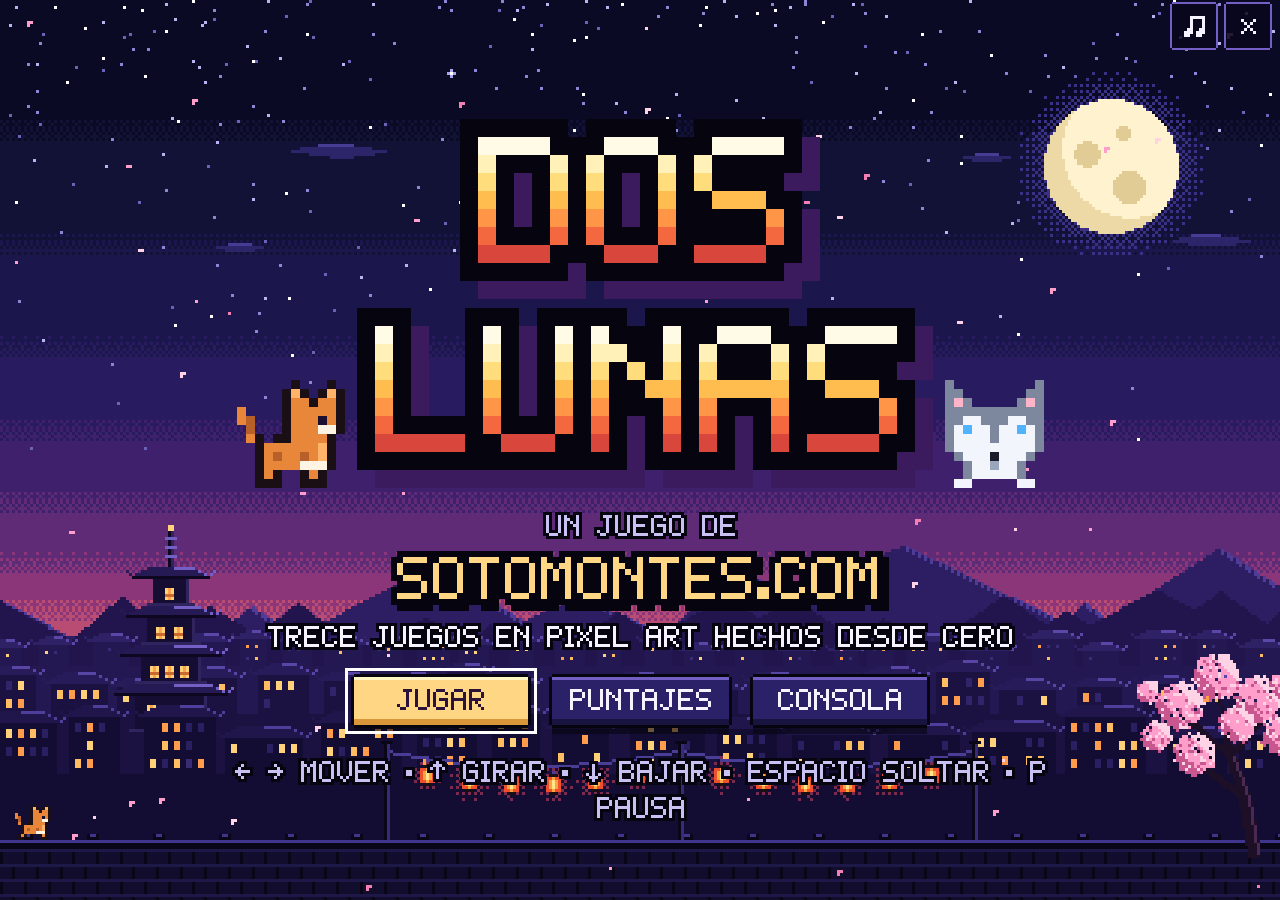
<file: arcade/index.html>
<!doctype html>
<html lang="es">
<head>
  <meta charset="utf-8">
  <meta name="viewport" content="width=device-width, initial-scale=1, viewport-fit=cover">
  <title>Dos Lunas · Sebastian Sotomontes</title>
  <meta name="description" content="Trece juegos en pixel art hechos desde cero por Sebastian Sotomontes.">
  <meta name="theme-color" content="#0a0b1e">
  <link rel="icon" href="/assets/icons/dos-lunas.svg" type="image/svg+xml">
  <style>html, body { margin: 0; height: 100%; background: #0a0b1e; overflow: hidden; }</style>
</head>
<body>
  <div id="juego"></div>
  <noscript>Dos Lunas necesita JavaScript para funcionar.</noscript>
  <script src="app.js" defer></script>
</body>
</html>
</file>
<file: assets/styles.css>
:root {
  color-scheme: dark;
  --bg: #0d0e11;
  --panel: #121317;
  --ink: #f3f3f0;
  --muted: #a4a6ad;
  --faint: #6f7178;
  --line: #26282e;
  --accent: #ff6a2b;
  --bar: 48px;
  --rail: 236px;
  --wide: 'Archivo', 'Arial Black', sans-serif;
  --body: 'Instrument Sans', system-ui, sans-serif;
  --mono: 'JetBrains Mono', Consolas, monospace;
}

* { box-sizing: border-box; }
html { scroll-behavior: smooth; scroll-padding-top: calc(var(--bar) + 8px); }
body {
  margin: 0;
  overflow-x: clip;
  background: var(--bg);
  color: var(--ink);
  font: 400 1rem/1.55 var(--body);
  -webkit-font-smoothing: antialiased;
}
a { color: inherit; text-decoration: none; }
h1, h2, h3, p, ul, ol { margin: 0; padding: 0; }
ul, ol { list-style: none; }
img { display: block; max-width: 100%; height: auto; }
:focus-visible { outline: 2px solid var(--accent); outline-offset: 2px; }
.accent { color: var(--accent); }

.skip {
  position: fixed;
  z-index: 60;
  left: 12px;
  top: -60px;
  padding: 8px 14px;
  background: var(--ink);
  color: var(--bg);
}
.skip:focus { top: 8px; }

/* Barra superior */
.bar {
  position: fixed;
  z-index: 50;
  inset: 0 0 auto;
  display: flex;
  align-items: stretch;
  height: var(--bar);
  border-bottom: 1px solid var(--line);
  background: rgb(13 14 17 / .88);
  backdrop-filter: blur(10px);
  font: 500 .75rem var(--mono);
  letter-spacing: .1em;
  text-transform: uppercase;
}
.bar-logo {
  display: grid;
  place-items: center;
  width: 56px;
  border-right: 1px solid var(--line);
}
.logo { width: 24px; height: 24px; }
.bar-nav { display: flex; align-items: center; gap: 4px; padding: 0 12px; }
.bar-nav a { padding: 4px 9px; color: var(--muted); }
.bar-nav a:hover { color: var(--ink); }
.bar-nav a.on { background: var(--ink); color: var(--bg); }
.bar-cta {
  display: flex;
  align-items: center;
  margin-left: auto;
  padding: 0 22px;
  background: var(--ink);
  color: var(--bg);
}
.bar-cta:hover { background: var(--accent); }
.bar-progress {
  position: absolute;
  left: 0;
  bottom: -1px;
  width: 100%;
  height: 1px;
  background: var(--accent);
  transform: scaleX(var(--p, 0));
  transform-origin: left;
}

/* Índice lateral */
.rail { display: none; }
@media (min-width: 1280px) {
  .rail {
    position: fixed;
    z-index: 40;
    inset: var(--bar) 0 0 auto;
    display: block;
    width: var(--rail);
    border-left: 1px solid var(--line);
  }
  .bar-progress { display: none; }
  :root { --rail-half: calc(var(--rail) / -2); }
  .page, .hero { padding-right: var(--rail); }
  .orbit { --center: calc(50% - var(--rail) / 2); }
}
.rail-list {
  position: absolute;
  inset: 14px 62px 22px 12px;
  display: flex;
  flex-direction: column;
  align-items: flex-end;
  gap: 2px;
  text-align: right;
  font: 600 .8125rem/1.25 var(--wide);
  font-stretch: 125%;
  letter-spacing: .03em;
  text-transform: uppercase;
}
.rail-list a { color: var(--faint); transition: color .2s; }
.rail-list a:hover { color: var(--ink); }
.rail-list li { transition: font-size .25s; }
.rail-list li.on { margin: 6px 0; font-size: 1.25rem; font-weight: 800; }
.rail-list li.on a { color: var(--ink); }
.rail-gap { flex: 1; }
.ruler { position: absolute; inset: 14px 0 22px auto; width: 54px; }
.ruler i {
  position: absolute;
  right: 0;
  width: 10px;
  height: 1px;
  background: var(--line);
}
.ruler i.major { width: 20px; background: var(--faint); }
.ruler b {
  position: absolute;
  right: 25px;
  top: -7px;
  color: var(--faint);
  font: 400 .625rem var(--mono);
}
.ruler-mark {
  position: absolute;
  right: 0;
  top: calc(var(--p, 0) * 100%);
  width: 54px;
  height: 1px;
  background: var(--accent);
}
.ruler-mark em {
  position: absolute;
  right: 2px;
  top: 26px;
  color: var(--accent);
  font: 500 .625rem var(--mono);
}

/* Marco */
.frame {
  max-width: 1120px;
  margin: 0 auto;
  border-inline: 1px solid var(--line);
}
.sec { position: relative; }
.sec::before {
  content: '';
  position: absolute;
  top: 0;
  left: -100vw;
  right: calc(50% - 50vw + var(--rail-half, 0px));
  height: 1px;
  background: var(--line);
}
.sec::after {
  --x: var(--faint);
  content: '';
  position: absolute;
  z-index: 2;
  top: -5px;
  left: -5px;
  width: calc(100% + 11px);
  height: 11px;
  background:
    linear-gradient(var(--x), var(--x)) 5px 0 / 1px 11px no-repeat,
    linear-gradient(var(--x), var(--x)) 0 5px / 11px 1px no-repeat,
    linear-gradient(var(--x), var(--x)) calc(100% - 5px) 0 / 1px 11px no-repeat,
    linear-gradient(var(--x), var(--x)) 100% 5px / 11px 1px no-repeat;
}
.sec-head {
  position: sticky;
  z-index: 20;
  top: var(--bar);
  display: flex;
  justify-content: space-between;
  gap: 16px;
  padding: 11px 28px;
  border-bottom: 1px solid var(--line);
  background: rgb(13 14 17 / .9);
  backdrop-filter: blur(10px);
  color: var(--muted);
  font: 400 .75rem var(--mono);
  letter-spacing: .1em;
  text-transform: uppercase;
}
.sec-head span:last-child { color: var(--faint); text-align: right; }
.sec-title {
  padding: clamp(44px, 8vh, 80px) 28px;
  font: 800 clamp(2rem, 4.6vw, 3.5rem)/1.05 var(--wide);
  font-stretch: 125%;
  letter-spacing: -.02em;
}

/* Portada */
.hero {
  position: relative;
  display: grid;
  place-items: center;
  min-height: min(100vh, 1100px);
  min-height: min(100svh, 1100px);
  overflow: hidden;
  padding: calc(var(--bar) + 24px) 16px 40px;
  border-bottom: 1px solid var(--line);
}
.hero::before, .hero::after { display: none; }
.orbit {
  --center: 50%;
  position: absolute;
  top: 50%;
  left: var(--center);
  width: 0;
  height: 0;
}
.orbit-move {
  position: absolute;
  transform: translateY(var(--drop, 0px)) scale(var(--grow, 1));
  transition: opacity 1s ease;
}
.ring {
  --r: 400px;
  position: absolute;
  width: 0;
  height: 0;
  transform: rotate(var(--a, 0deg));
  transition: scale 1.1s cubic-bezier(.2, .8, .2, 1);
}
.ring-1 { --r: clamp(255px, 29vw, 430px); }
.ring-2 { --r: clamp(350px, 41vw, 610px); }
.ring-3 { --r: clamp(460px, 55vw, 810px); }
.ring svg {
  position: absolute;
  top: calc(var(--r) * -1);
  left: calc(var(--r) * -1);
  width: calc(var(--r) * 2);
  height: calc(var(--r) * 2);
  overflow: visible;
}
.ring circle { fill: none; vector-effect: non-scaling-stroke; }
.ring-ticks { stroke: var(--faint); stroke-width: 7px; stroke-dasharray: 1 13; opacity: .4; }
.ring-arc { stroke-width: 2px; stroke-linecap: round; stroke-dasharray: 70 290; opacity: .85; }
.planet {
  position: absolute;
  width: 0;
  height: 0;
  transform: rotate(var(--t)) translateX(var(--r));
}
.planet img {
  position: absolute;
  top: -32px;
  left: -32px;
  width: 64px;
  height: 64px;
  max-width: none;
  border-radius: 23%;
  box-shadow: 0 6px 26px -6px var(--c);
  transform: rotate(calc(var(--t) * -1 - var(--a, 0deg)));
}
.hero.pre .ring { scale: .35; }
.hero.pre .orbit-move { opacity: 0; }

.hero-center {
  position: relative;
  z-index: 2;
  display: grid;
  justify-items: center;
  width: min(100%, 760px);
  text-align: center;
}
.hero-center::before {
  content: '';
  position: absolute;
  z-index: -1;
  inset: -90px -130px;
  background: radial-gradient(closest-side, var(--bg) 62%, transparent);
}
.hero-slot { width: 96px; height: 96px; margin-bottom: 22px; }
h1 {
  font: 800 clamp(2.5rem, 6.4vw, 5.25rem)/1 var(--wide);
  font-stretch: 125%;
  letter-spacing: -.03em;
}
h1 span { display: block; color: var(--accent); }
.hero-sub {
  margin-top: 20px;
  font: 600 clamp(1.125rem, 2vw, 1.5rem)/1.25 var(--wide);
  font-stretch: 125%;
}
.hero-text { max-width: 33em; margin-top: 12px; color: var(--muted); font-size: 1.0625rem; }
.actions { display: flex; flex-wrap: wrap; justify-content: center; gap: 10px; margin-top: 26px; }
.btn {
  display: inline-block;
  padding: 13px 22px;
  border: 1px solid #54565d;
  font: 500 .75rem var(--mono);
  letter-spacing: .1em;
  text-transform: uppercase;
  transition: background-color .15s, color .15s, border-color .15s;
}
.btn:hover { border-color: var(--ink); background: var(--ink); color: var(--bg); }
.btn-solid { border-color: var(--ink); background: var(--ink); color: var(--bg); }
.btn-solid:hover { border-color: var(--accent); background: var(--accent); }

/* Círculo que baja por la página */
.traveler { display: none; }
.js .traveler {
  position: fixed;
  z-index: 45;
  top: 0;
  left: 0;
  display: grid;
  place-items: center;
  width: 96px;
  height: 96px;
  margin: -48px 0 0 -48px;
  border-radius: 50%;
  background: var(--bg);
  color: var(--ink);
  will-change: transform;
}
.js .traveler.gliding { transition: transform .9s cubic-bezier(.3, .7, .2, 1); }
.traveler .logo { width: 42%; height: 42%; }
.traveler-ring { position: absolute; inset: 0; transform: rotate(var(--spin, 0deg)); }
.traveler-ring circle { fill: none; vector-effect: non-scaling-stroke; }
.traveler-ticks { stroke: var(--faint); stroke-width: 5px; stroke-dasharray: 1 9; }
.traveler-progress {
  stroke: var(--accent);
  stroke-width: 2.5px;
  stroke-dasharray: var(--done, 0) 100;
  stroke-linecap: round;
}
.traveler:hover { color: var(--accent); }

/* Celdas */
.cells {
  display: grid;
  grid-template-columns: repeat(3, 1fr);
  border-top: 1px solid var(--line);
  background: repeating-linear-gradient(135deg, transparent 0 9px, var(--line) 9px 10px);
}
.cells-two { grid-template-columns: repeat(2, 1fr); }
.cell, .rule {
  min-width: 0;
  border-right: 1px solid var(--line);
  border-bottom: 1px solid var(--line);
  background: var(--bg);
}
.cell { display: flex; flex-direction: column; scroll-margin-top: 100px; transition: background-color .2s; }
.cell:hover { background: var(--panel); }
.cell-head {
  display: flex;
  align-items: center;
  justify-content: space-between;
  gap: 12px;
  padding: 11px 16px;
  font: 400 .6875rem var(--mono);
  letter-spacing: .08em;
  text-transform: uppercase;
}
.badge { padding: 2px 6px; background: var(--c); color: #0d0e11; font-weight: 500; }
.kind { overflow: hidden; margin-left: auto; color: var(--muted); text-overflow: ellipsis; white-space: nowrap; }
.ver { flex: none; color: var(--faint); }
.media { aspect-ratio: 16 / 10; overflow: hidden; background: #08090b; }
.media img { width: 100%; height: 100%; object-fit: cover; transition: transform .35s; }
.cell:hover .media img { transform: scale(1.035); }
.gen {
  position: relative;
  display: grid;
  place-items: center;
  height: 100%;
  background:
    radial-gradient(90% 120% at 80% 110%, color-mix(in srgb, var(--c) 42%, transparent), transparent 70%),
    radial-gradient(color-mix(in srgb, var(--c) 40%, transparent) 1px, transparent 1.5px) 0 0 / 16px 16px;
}
.gen img {
  width: 42%;
  height: auto;
  filter: drop-shadow(0 0 16px color-mix(in srgb, var(--c) 55%, transparent));
}
.body { position: relative; display: flex; flex: 1; flex-direction: column; padding: 0 16px 16px; }
.ico {
  display: block;
  flex: none;
  width: 56px;
  height: 56px;
  border-radius: 23%;
  object-fit: cover;
}
.body > .ico { margin-top: -28px; box-shadow: 0 0 0 3px var(--bg); background: var(--bg); }
.cell:hover .body > .ico { box-shadow: 0 0 0 3px var(--panel); }
.body h3 {
  margin-top: 12px;
  font: 800 1.375rem/1.15 var(--wide);
  font-stretch: 125%;
  letter-spacing: -.02em;
}
.tone { color: var(--c); }
.body p { margin-top: 8px; color: var(--muted); font-size: .9375rem; }
.body p.latest {
  margin-top: 10px;
  padding-left: 10px;
  border-left: 2px solid var(--c);
  color: var(--ink);
  font-size: .875rem;
  line-height: 1.4;
}
.latest b {
  display: block;
  color: var(--c);
  font: 500 .625rem var(--mono);
  letter-spacing: .1em;
  text-transform: uppercase;
}
.tags { display: flex; flex-wrap: wrap; gap: 5px; margin-top: 14px; padding-bottom: 14px; }
.tags li {
  padding: 2px 6px;
  border: 1px solid var(--line);
  color: var(--muted);
  font: 400 .6875rem var(--mono);
}
.more {
  margin-top: auto;
  color: var(--c);
  font: 500 .6875rem var(--mono);
  letter-spacing: .1em;
  text-transform: uppercase;
}
a.more:hover { text-decoration: underline; text-underline-offset: 3px; }
.more-off { color: var(--faint); }
.gh {
  align-self: flex-start;
  margin-top: auto;
  padding: 9px 14px;
  border: 1px solid var(--c);
  color: var(--c);
  font: 500 .6875rem var(--mono);
  letter-spacing: .1em;
  text-transform: uppercase;
  transition: background-color .15s, color .15s;
}
.gh:hover { background: var(--c); color: #0d0e11; }

/* Principios */
.rule { padding: 22px 24px 28px; }
.rule-no { color: var(--accent); font: 400 .75rem var(--mono); }
.rule h3 {
  margin-top: 26px;
  font: 800 1.125rem/1.2 var(--wide);
  font-stretch: 125%;
  letter-spacing: -.01em;
}
.rule p { margin-top: 8px; color: var(--muted); font-size: .9375rem; }

/* Cierre */
.closing-body {
  display: grid;
  justify-items: center;
  gap: 18px;
  padding: clamp(72px, 14vh, 130px) 28px;
  text-align: center;
}
.closing-body h2 {
  font: 800 clamp(2.25rem, 6vw, 4rem)/1.05 var(--wide);
  font-stretch: 125%;
  letter-spacing: -.025em;
}
.closing-body p { max-width: 32em; color: var(--muted); }
.secret-door { cursor: default; user-select: none; -webkit-user-select: none; touch-action: manipulation; }
.foot {
  position: relative;
  display: flex;
  flex-wrap: wrap;
  justify-content: space-between;
  gap: 6px 24px;
  padding: 16px 28px;
  border-top: 1px solid var(--line);
  color: var(--faint);
  font: 400 .6875rem var(--mono);
  letter-spacing: .06em;
}

/* Aparición al hacer scroll */
.js .rv {
  opacity: 0;
  filter: blur(10px);
  transform: translateY(14px);
  transition: opacity .6s ease, filter .6s ease, transform .6s ease;
}
.js .rv.in { opacity: 1; filter: none; transform: none; }

/* 404 */
.notfound {
  display: grid;
  place-content: center;
  justify-items: center;
  gap: 22px;
  min-height: 100vh;
  padding: 24px;
  text-align: center;
}
.notfound p { color: var(--accent); font: 400 .8125rem var(--mono); letter-spacing: .1em; }

@media (max-width: 1040px) {
  .cells { grid-template-columns: repeat(2, minmax(0, 1fr)); }
}
@media (max-width: 760px) {
  .bar-nav { display: none; }
  .frame { border-inline: 0; }
  .sec::before { left: 0; right: 0; }
  .sec::after { display: none; }
  .sec-head { padding: 10px 16px; font-size: .6875rem; }
  .sec-head span:last-child { display: none; }
  .planet img { top: -24px; left: -24px; width: 48px; height: 48px; }
  .hero-slot { width: 72px; height: 72px; }
  .sec-title { padding: 40px 16px; }
  .cells, .cells-two { grid-template-columns: minmax(0, 1fr); }
  .closing-body, .foot { padding-inline: 16px; }
}
@media (prefers-reduced-motion: reduce) {
  html { scroll-behavior: auto; }
  .js .rv { opacity: 1; filter: none; transform: none; transition: none; }
  .media img, .rail-list li, .ring, .orbit-move, .js .traveler.gliding { transition: none; }
}
</file>
